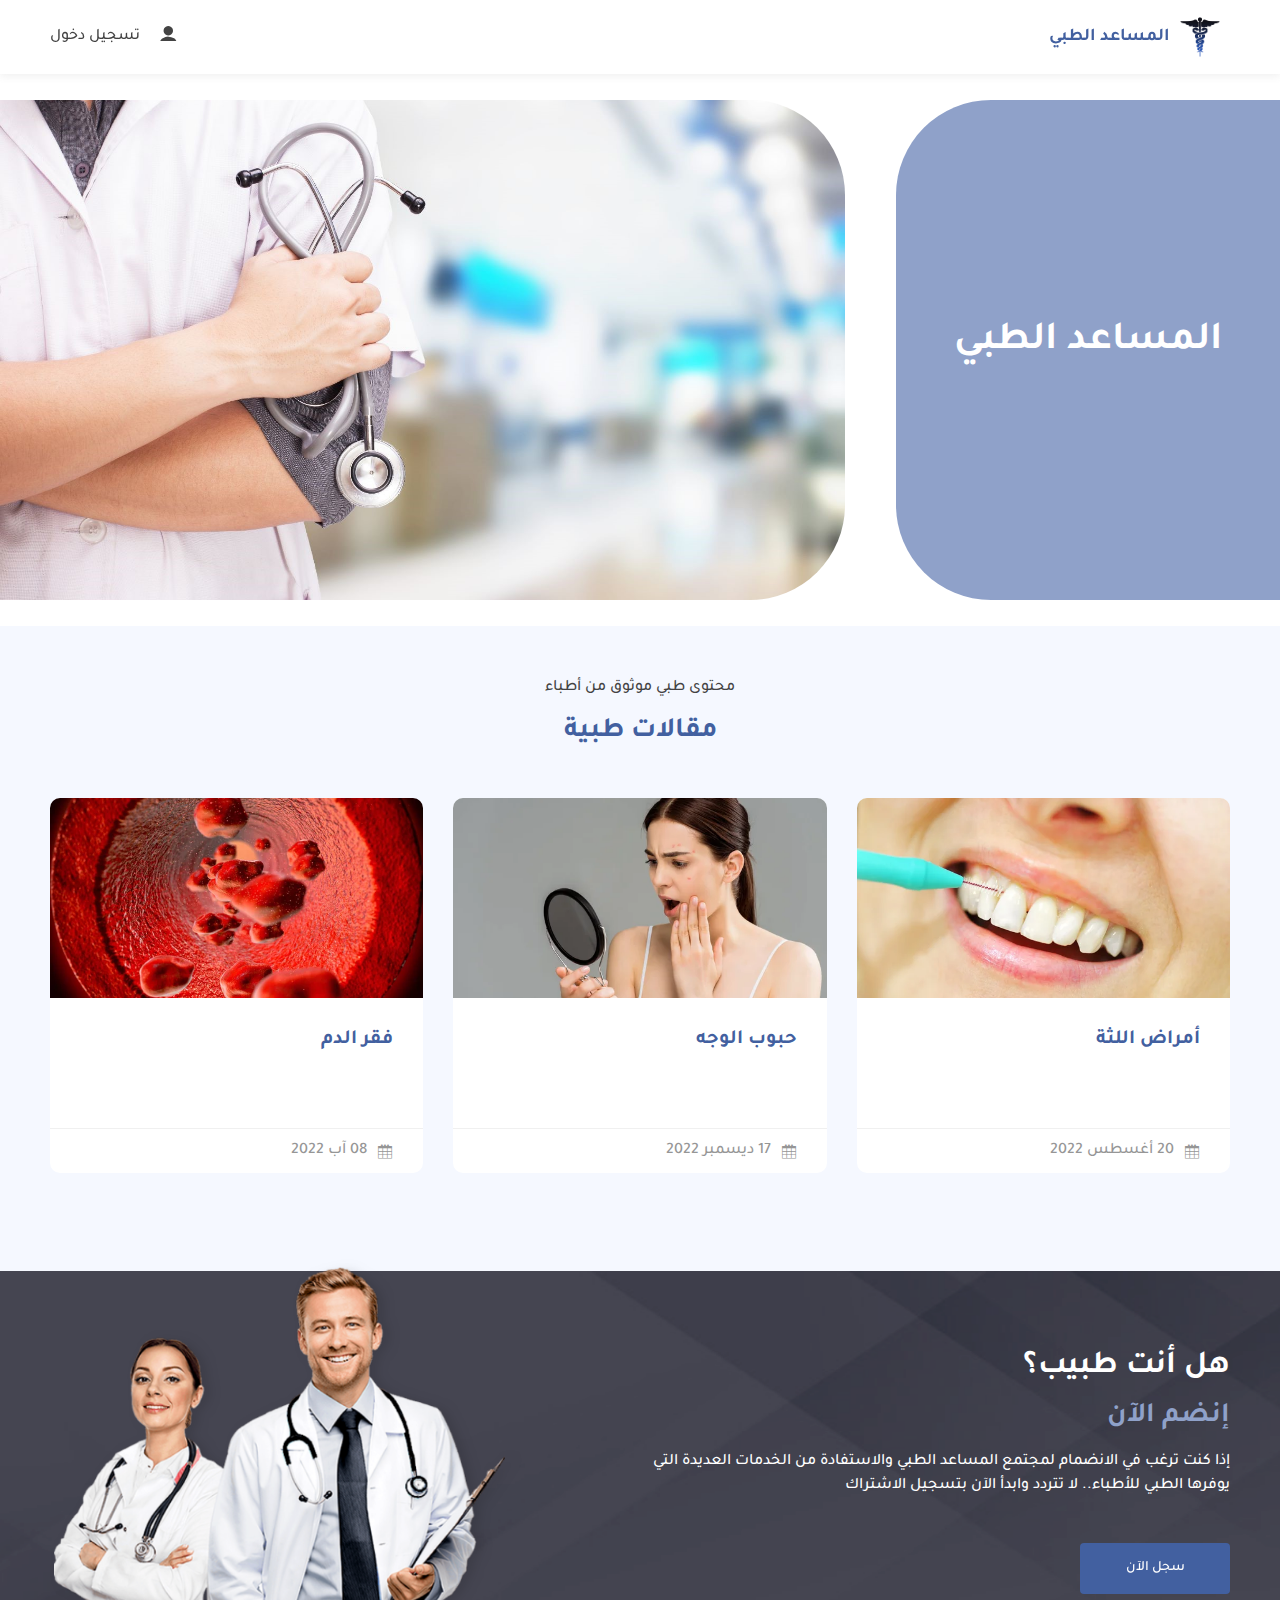
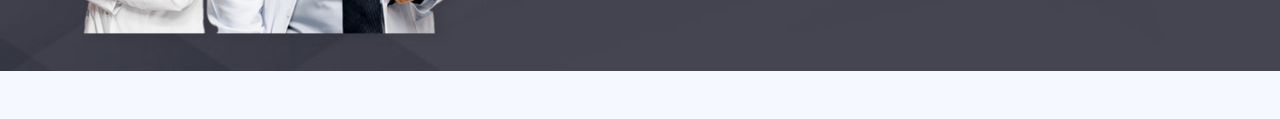
<file: index.html>
<!doctype html>
<html lang="ar">

<head>
	<!-- Meta Tags -->
	<meta charset="utf-8">
	<meta http-equiv="X-UA-Compatible" content="IE=edge">
	<meta name="keywords" content="Site keywords here">
	<meta name="description" content="">
	<meta name='copyright' content=''>
	<meta name="viewport" content="width=device-width, initial-scale=1, shrink-to-fit=no">
	<!-- Title -->
	<title>المساعد الطبي</title>
	<!-- Favicon -->
	<link rel="icon" href="./img/logo.png">
	<!-- Google Fonts -->
	<link rel="preconnect" href="https://fonts.googleapis.com">
	<link rel="preconnect" href="https://fonts.gstatic.com" crossorigin>
	<link href="https://fonts.googleapis.com/css2?family=Tajawal:wght@400;500;700&display=swap" rel="stylesheet">
	<!-- Bootstrap CSS -->
	<link rel="stylesheet" href="./css/bootstrap.min.css">
	<link rel="stylesheet" href="./css/icofont.css">
	<link rel="stylesheet" href="./css/font-awesome.min.css">
	<!-- Medipro CSS -->
	<link rel="stylesheet" href="./css/style.css">
</head>

<body>
	<!-- Preloader -->
	<div class="preloader">
		<div class="loader">
			<div class="loader-outter"></div>
			<div class="loader-inner"></div>
			<div class="indicator">
				<svg width="16px" height="12px">
					<polyline id="back" points="1 6 4 6 6 11 10 1 12 6 15 6"></polyline>
					<polyline id="front" points="1 6 4 6 6 11 10 1 12 6 15 6"></polyline>
				</svg>
			</div>
		</div>
	</div>
	<!-- End Preloader -->
	<!-- Header Area -->
	<header class="header">
		<!-- Header Inner -->
		<div class="header-inner">
			<div class="logo d-flex align-items-center justify-content-start">
				<div class="logo-img">
					<img src="./img/logo.png" alt="">
				</div>
				<p class="mb-0">
					المساعد الطبي
				</p>
			</div>
			<div class="main-menu">
				<ul class="nav menu">
					<li><a href="./html/login/login.html"><i class="icofont-ui-user ml-3"></i> تسجيل دخول</a>
					</li>
				</ul>
			</div>
		</div>
		<!--/ End Header Inner -->
	</header>
	<!-- End Header Area -->
	<!-- page content -->
	<div class="main-page">
		<div class="header-page">
			<div class="title">
				<p>المساعد الطبي</p>
			</div>
			<div class="img">
			</div>
		</div>
		<div class="articels section">
			<div class="section-header">
				<p>محتوى طبي موثوق من أطباء </p>
				<h3>مقالات طبية</h3>
			</div>
			<div class="articals-cards mt-5">
				<div class="row">
					<div class="col-lg-4">
						<div class="artical-card">
							<div class="img">
								<img src="./img/img1.jpg" alt="">
							</div>
							<div class="artical-body">
								<a href="#">
									<h5>
										أمراض اللثة
									</h5>
								</a>
							</div>
							<div class="artical-footer">
								<div class="time d-flex align-items-center justify-content-start">
									<i class="icofont-calendar"></i>
									<span>
										20 أغسطس 2022
									</span>
								</div>
							</div>
						</div>
					</div>
					<div class="col-lg-4">
						<div class="artical-card">
							<div class="img">
								<img src="./img/img2.jpg" alt="">
							</div>
							<div class="artical-body">
								<a href="#">
									<h5>
										حبوب الوجه </h5>
								</a>
							</div>
							<div class="artical-footer">
								<div class="time d-flex align-items-center justify-content-start">
									<i class="icofont-calendar"></i>
									<span>
										17 ديسمبر 2022
									</span>
								</div>
							</div>
						</div>
					</div>
					<div class="col-lg-4">
						<div class="artical-card">
							<div class="img">
								<img src="./img/img3.jpg" alt="">
							</div>
							<div class="artical-body">
								<a href="#">
									<h5>
										فقر الدم
									</h5>
								</a>
							</div>
							<div class="artical-footer">
								<div class="time d-flex align-items-center justify-content-start">
									<i class="icofont-calendar"></i>
									<span>
										08 آب 2022
									</span>
								</div>
							</div>
						</div>
					</div>
				</div>
			</div>
		</div>
		<div class="join d-flex align-items-center justify-content-space-between my-5">
			<div class="join-content">
				<h2>هل أنت طبيب؟</h2>
				<h3>إنضم الآن </h3>
				<p>إذا كنت ترغب في الانضمام لمجتمع المساعد الطبي والاستفادة من الخدمات العديدة التي يوفرها الطبي
					للأطباء..
					لا تتردد وابدأ الآن بتسجيل الاشتراك</p>
				<a href="./html/login/register.html"><button class="btn">سجل الآن</button></a>
			</div>
			<div class="img">
				<img src="./img/doctor.webp" alt="">
			</div>
		</div>
	</div>
	<!-- End page content -->
	<!-- jquery Min JS -->
	<script src="./js/jquery.min.js"></script>
	<script src="./js/popper.min.js"></script>
	<script src="./js/bootstrap.min.js"></script>
	<!-- Main JS -->
	<script src="./js/main.js"></script>
</body>

</html>
</file>
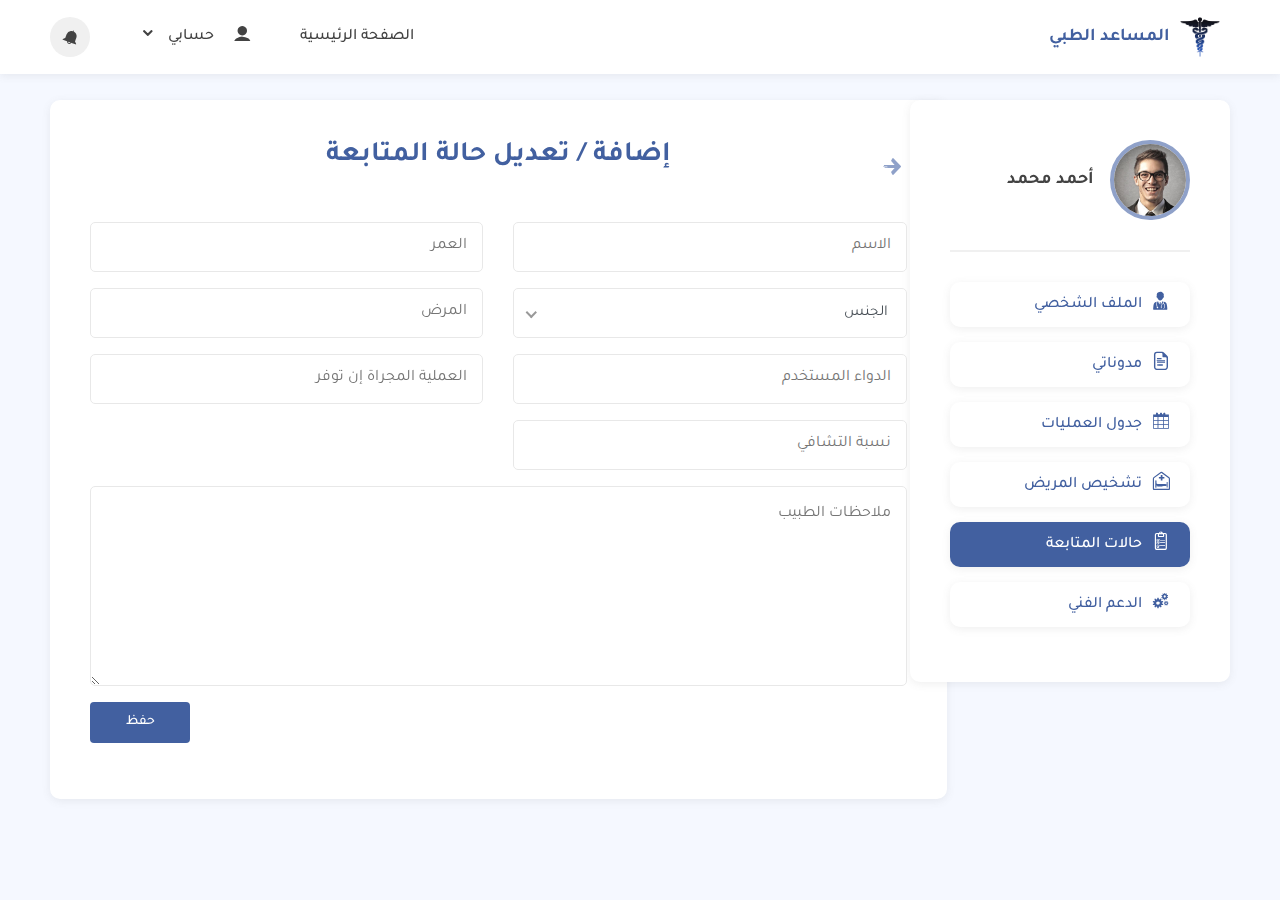
<file: html/add-case.html>
<!doctype html>
<html lang="ar">

<head>
    <!-- Meta Tags -->
    <meta charset="utf-8">
    <meta http-equiv="X-UA-Compatible" content="IE=edge">
    <meta name="keywords" content="Site keywords here">
    <meta name="description" content="">
    <meta name='copyright' content=''>
    <meta name="viewport" content="width=device-width, initial-scale=1, shrink-to-fit=no">
    <!-- Title -->
    <title>المساعد الطبي</title>
    <!-- Favicon -->
    <link rel="icon" href="../img/logo.png">
    <!-- Google Fonts -->
    <link rel="preconnect" href="https://fonts.googleapis.com">
    <link rel="preconnect" href="https://fonts.gstatic.com" crossorigin>
    <link href="https://fonts.googleapis.com/css2?family=Tajawal:wght@400;500;700&display=swap" rel="stylesheet">
    <!-- Bootstrap CSS -->
    <link rel="stylesheet" href="../css/bootstrap.min.css">
    <link rel="stylesheet" href="../css/datepicker.css">
    <link rel="stylesheet" href="../css/nice-select.css">
    <link rel="stylesheet" href="../css/icofont.css">
    <link rel="stylesheet" href="../css/font-awesome.min.css">
    <!-- Medipro CSS -->
    <link rel="stylesheet" href="../css/style.css">
</head>

<body>
    <!-- Preloader -->
    <div class="preloader">
        <div class="loader">
            <div class="loader-outter"></div>
            <div class="loader-inner"></div>
            <div class="indicator">
                <svg width="16px" height="12px">
                    <polyline id="back" points="1 6 4 6 6 11 10 1 12 6 15 6"></polyline>
                    <polyline id="front" points="1 6 4 6 6 11 10 1 12 6 15 6"></polyline>
                </svg>
            </div>
        </div>
    </div>
    <!-- End Preloader -->
    <!-- Header Area -->
    <header class="header">
        <!-- Header Inner -->
        <div class="header-inner">
            <div class="logo d-flex align-items-center justify-content-start">
                <div class="logo-img">
                    <img src="../img/logo.png" alt="">
                </div>
                <p class="mb-0">
                    المساعد الطبي
                </p>
            </div>
            <div class="main-menu">
                <ul class="nav menu">
                    <li><a href="../index.html">الصفحة الرئيسية</a></li>
                    <li><a href="#"><i class="icofont-ui-user ml-3"></i> حسابي <i
                                class="icofont-rounded-down mr-2"></i></a>
                        <ul class="dropdown">
                            <li><a href="./home.html">الملف الشخصي</a></li>
                            <li><a href="./login/login.html">تسجيل الخروج</a></li>
                        </ul>
                    </li>

                    <li class="notification-list">
                        <a href="#"><i class="icofont-notification"></i></a>
                        <ul class="dropdown">
                            <p>لا توجد اشعارات</p>
                        </ul>
                    </li>
                </ul>
            </div>
        </div>
        <!--/ End Header Inner -->
    </header>
    <!-- End Header Area -->
    <!-- page content -->
    <div class="page-content">
        <!-- right side include menu for move between website pages -->
        <div class="right-side">
            <div class="avatar d-flex justify-content-start align-items-center">
                <div class="img ml-3">
                    <img src="../img/author2.jpg" alt="">
                </div>
                <div class="name">
                    <span>أحمد محمد</span>
                </div>
            </div>
            <div class="list">
                <ul>
                    <li><a href="./home.html"> <i class="icofont-doctor"></i>الملف الشخصي</a></li>
                    <li><a href="./blogs.html"><i class="icofont-file-alt"></i>مدوناتي</a></li>
                    <li><a href="./operations.html"><i class="icofont-calendar"></i>جدول العمليات</a></li>
                    <li><a href="./patient.html"><i class="icofont-patient-bed"></i>تشخيص المريض</a></li>
                    <li><a href="./follow-up.html" class="active"><i class="icofont-prescription"></i>حالات المتابعة</a>
                    </li>
                    <li><a href="./contact.html"><i class="icofont-gears"></i>الدعم الفني</a></li>
                </ul>
            </div>
        </div>
        <!-- left side include page content -->
        <div class="left-side" id="my-div">
            <!-- page header -->
            <div class="header-page mb-5">
                <h3 class="title">إضافة / تعديل حالة المتابعة</h3>
                <a href="./follow-up.html"><i class="icofont-swoosh-right"></i></a>
            </div>
            <!-- case form -->
            <form class="form" method="" action="">
                <div class="row">
                    <div class="col-lg-6">
                        <div class="form-group">
                            <input type="text" name="name" placeholder="الاسم " required="required">
                        </div>
                    </div>
                    <div class="col-lg-6">
                        <div class="form-group">
                            <input type="text" name="age" placeholder="العمر" required="required">
                        </div>
                    </div>
                    <div class="col-lg-6">
                        <div class="form-group">
                            <div class="nice-select form-control wide" tabindex="0"><span class="current">الجنس</span>
                                <ul class="list">
                                    <li data-value="1" class="option selected ">الجنس</li>
                                    <li data-value="2" class="option">ذكر</li>
                                    <li data-value="2" class="option">أنثى</li>
                                </ul>
                            </div>
                        </div>
                    </div>
                    <div class="col-lg-6">
                        <div class="form-group">
                            <input type="text" name="sick" placeholder="المرض" required="required">
                        </div>
                    </div>
                    <div class="col-lg-6">
                        <div class="form-group">
                            <input type="text" name="medicine" placeholder="الدواء المستخدم" required="required">
                        </div>
                    </div>
                    <div class="col-lg-6">
                        <div class="form-group">
                            <input type="text" name="surgery" placeholder="العملية المجراة إن توفر">
                        </div>
                    </div>
                    <div class="col-lg-6">
                        <div class="form-group">
                            <input type="text" name="healing" placeholder="نسبة التشافي" required="required">
                        </div>
                    </div>
                    <div class="col-12">
                        <div class="form-group">
                            <textarea name="notes" placeholder="ملاحظات الطبيب"></textarea>
                        </div>
                    </div>
                </div>
                <div class="form-group d-flex justify-content-end">
                    <a href="./follow-up.html"><button class="btn" type="submit">حفظ</button></a>
                </div>
            </form>
        </div>
    </div>
    <!-- End page content  -->
    <!-- jquery Min JS -->
    <script src="../js/jquery.min.js"></script>
    <script src="../js/bootstrap.min.js"></script>
    <script src="../js/bootstrap-datepicker.js"></script>
    <script src="../js/niceselect.js"></script>
    <!-- Main JS -->
    <script src="../js/main.js"></script>
</body>

</html>
</file>
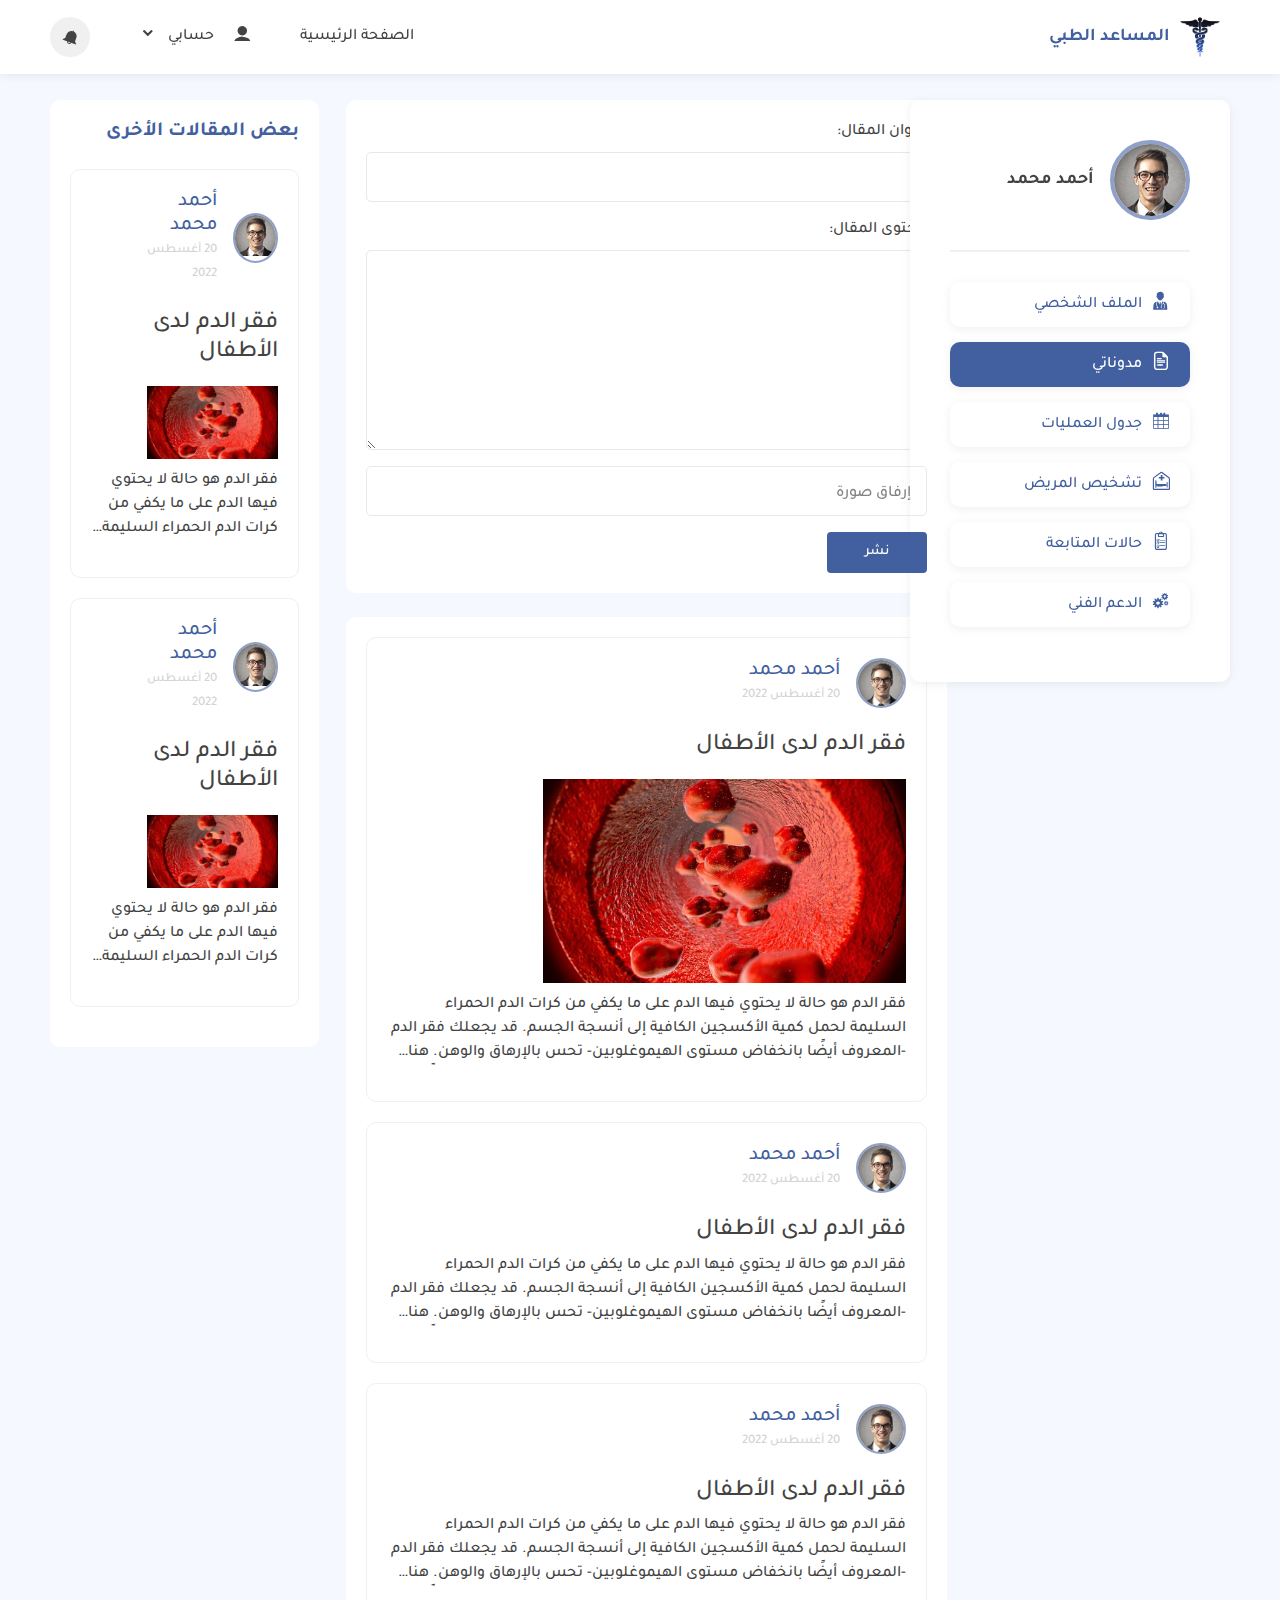
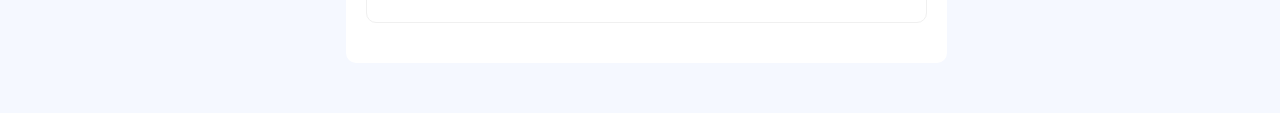
<file: html/blogs.html>
<!doctype html>
<html lang="ar">

<head>
    <!-- Meta Tags -->
    <meta charset="utf-8">
    <meta http-equiv="X-UA-Compatible" content="IE=edge">
    <meta name="keywords" content="Site keywords here">
    <meta name="description" content="">
    <meta name='copyright' content=''>
    <meta name="viewport" content="width=device-width, initial-scale=1, shrink-to-fit=no">
    <!-- Title -->
    <title>المساعد الطبي</title>
    <!-- Favicon -->
    <link rel="icon" href="../img/logo.png">
    <!-- Google Fonts -->
    <link rel="preconnect" href="https://fonts.googleapis.com">
    <link rel="preconnect" href="https://fonts.gstatic.com" crossorigin>
    <link href="https://fonts.googleapis.com/css2?family=Tajawal:wght@400;500;700&display=swap" rel="stylesheet">
    <!-- Bootstrap CSS -->
    <link rel="stylesheet" href="../css/bootstrap.min.css">
    <link rel="stylesheet" href="../css/datepicker.css">
    <link rel="stylesheet" href="../css/nice-select.css">
    <link rel="stylesheet" href="../css/icofont.css">
    <link rel="stylesheet" href="../css/font-awesome.min.css">
    <!-- Medipro CSS -->
    <link rel="stylesheet" href="../css/style.css">
</head>

<body>
    <!-- Preloader -->
    <div class="preloader">
        <div class="loader">
            <div class="loader-outter"></div>
            <div class="loader-inner"></div>
            <div class="indicator">
                <svg width="16px" height="12px">
                    <polyline id="back" points="1 6 4 6 6 11 10 1 12 6 15 6"></polyline>
                    <polyline id="front" points="1 6 4 6 6 11 10 1 12 6 15 6"></polyline>
                </svg>
            </div>
        </div>
    </div>
    <!-- End Preloader -->
    <!-- Header Area -->
    <header class="header">
        <!-- Header Inner -->
        <div class="header-inner">
            <div class="logo d-flex align-items-center justify-content-start">
                <div class="logo-img">
                    <img src="../img/logo.png" alt="">
                </div>
                <p class="mb-0">
                    المساعد الطبي
                </p>
            </div>
            <div class="main-menu">
                <ul class="nav menu">
                    <li><a href="../index.html">الصفحة الرئيسية</a></li>
                    <li><a href="#"><i class="icofont-ui-user ml-3"></i> حسابي <i
                                class="icofont-rounded-down mr-2"></i></a>
                        <ul class="dropdown">
                            <li><a href="./home.html">الملف الشخصي</a></li>
                            <li><a href="./login/login.html">تسجيل الخروج</a></li>
                        </ul>
                    </li>

                    <li class="notification-list">
                        <a href="#"><i class="icofont-notification"></i></a>
                        <ul class="dropdown">
                            <p>لا توجد اشعارات</p>
                        </ul>
                    </li>
                </ul>
            </div>
        </div>
        <!--/ End Header Inner -->
    </header>
    <!-- End Header Area -->
    <!-- page content -->
    <div class="page-content">
        <!-- right side include menu for move between website pages -->
        <div class="right-side">
            <div class="avatar d-flex justify-content-start align-items-center">
                <div class="img ml-3">
                    <img src="../img/author2.jpg" alt="">
                </div>
                <div class="name">
                    <span>أحمد محمد</span>
                </div>
            </div>
            <div class="list">
                <ul>
                    <li><a href="./home.html"> <i class="icofont-doctor"></i>الملف الشخصي</a></li>
                    <li><a href="./blogs.html" class="active"><i class="icofont-file-alt"></i>مدوناتي</a></li>
                    <li><a href="./operations.html"><i class="icofont-calendar"></i>جدول العمليات</a></li>
                    <li><a href="./patient.html"><i class="icofont-patient-bed"></i>تشخيص المريض</a></li>
                    <li><a href="./follow-up.html"><i class="icofont-prescription"></i>حالات المتابعة</a></li>
                    <li><a href="./contact.html"><i class="icofont-gears"></i>الدعم الفني</a></li>
                </ul>
            </div>
        </div>
        <!-- left side include page content -->
        <div class="left-side-blogs">
            <div class="blogs">
                <!-- add new blog -->
                <div class="add-blog mb-4">
                    <form id="post-form">
                        <div class="mb-3">
                            <label for="post-image">عنوان المقال:</label>
                            <input type="text" name="post-header">
                        </div>
                        <div class="mb-3">
                            <label for="post-text">محتوى المقال:</label>
                            <textarea id="post-text" name="post-text"></textarea>
                        </div>
                        <div class="file-upload mb-3">
                            <input type="file" id="photo-upload" name="photo-upload" accept="image/*">
                            <label for="photo-upload">إرفاق صورة</label>
                        </div>
                        <div>
                            <button type="submit" class="btn">نشر</button>
                        </div>
                    </form>
                </div>
                <!-- show my blogs -->
                <div class="my-blogs">
                    <a href="#">
                        <div class="blog">
                            <div class="blog-header d-flex align-items-center justify-content-space-between mb-4">
                                <div class="d-flex align-items-center justify-content-start">
                                    <div class="img ml-3">
                                        <img src="../img/author2.jpg" alt="">
                                    </div>
                                    <div>
                                        <h5>أحمد محمد</h5>
                                        <span>
                                            20 أغسطس 2022
                                        </span>
                                    </div>
                                </div>
                            </div>
                            <div class="blog-body">
                                <h4>فقر الدم لدى الأطفال</h4>
                                <img src="../img/img3.jpg" alt="">
                                <p>فقر الدم هو حالة لا يحتوي فيها الدم على ما يكفي من كرات الدم الحمراء السليمة لحمل
                                    كمية الأكسجين الكافية إلى أنسجة الجسم. قد يجعلك فقر الدم -المعروف أيضًا بانخفاض
                                    مستوى الهيموغلوبين- تحس بالإرهاق والوهن.

                                    هناك عدة أنواع من فقر الدم، ولكل منها سببه الخاص. فقد يكون فقر الدم مؤقتًا أو طويل
                                    الأجل، وقد يتدرّج من البسيط إلى الحاد. غالبًا ما يحدث فقر الدم لأكثر من سبب واحد.
                                    راجع طبيبك إذا شككت في إصابتك بفقر الدم. فربما يكون علامة على وجود مرض خطير.

                                    تتنوع علاجات فقر الدم -التي تعتمد على سبب الإصابة به- بين تناول المكملات الغذائية
                                    والخضوع لإجراءات طبية. ويمكنك الوقاية من بعض أنواع فقر الدم عن طريق اتباع نظام غذائي
                                    صحي ومتنوع.</p>
                            </div>
                        </div>
                    </a>
                    <a href="#">
                        <div class="blog">
                            <div class="blog-header d-flex align-items-center justify-content-space-between mb-4">
                                <div class="d-flex align-items-center justify-content-start">
                                    <div class="img ml-3">
                                        <img src="../img/author2.jpg" alt="">
                                    </div>
                                    <div>
                                        <h5>أحمد محمد</h5>
                                        <span>
                                            20 أغسطس 2022
                                        </span>
                                    </div>
                                </div>
                            </div>
                            <div class="blog-body">
                                <h4>فقر الدم لدى الأطفال</h4>
                                <p>فقر الدم هو حالة لا يحتوي فيها الدم على ما يكفي من كرات الدم الحمراء السليمة لحمل
                                    كمية الأكسجين الكافية إلى أنسجة الجسم. قد يجعلك فقر الدم -المعروف أيضًا بانخفاض
                                    مستوى الهيموغلوبين- تحس بالإرهاق والوهن.

                                    هناك عدة أنواع من فقر الدم، ولكل منها سببه الخاص. فقد يكون فقر الدم مؤقتًا أو طويل
                                    الأجل، وقد يتدرّج من البسيط إلى الحاد. غالبًا ما يحدث فقر الدم لأكثر من سبب واحد.
                                    راجع طبيبك إذا شككت في إصابتك بفقر الدم. فربما يكون علامة على وجود مرض خطير.

                                    تتنوع علاجات فقر الدم -التي تعتمد على سبب الإصابة به- بين تناول المكملات الغذائية
                                    والخضوع لإجراءات طبية. ويمكنك الوقاية من بعض أنواع فقر الدم عن طريق اتباع نظام غذائي
                                    صحي ومتنوع.</p>
                            </div>
                        </div>
                    </a>
                    <a href="#">
                        <div class="blog">
                            <div class="blog-header d-flex align-items-center justify-content-space-between mb-4">
                                <div class="d-flex align-items-center justify-content-start">
                                    <div class="img ml-3">
                                        <img src="../img/author2.jpg" alt="">
                                    </div>
                                    <div>
                                        <h5>أحمد محمد</h5>
                                        <span>
                                            20 أغسطس 2022
                                        </span>
                                    </div>
                                </div>
                            </div>
                            <div class="blog-body">
                                <h4>فقر الدم لدى الأطفال</h4>
                                <p>فقر الدم هو حالة لا يحتوي فيها الدم على ما يكفي من كرات الدم الحمراء السليمة لحمل
                                    كمية الأكسجين الكافية إلى أنسجة الجسم. قد يجعلك فقر الدم -المعروف أيضًا بانخفاض
                                    مستوى الهيموغلوبين- تحس بالإرهاق والوهن.

                                    هناك عدة أنواع من فقر الدم، ولكل منها سببه الخاص. فقد يكون فقر الدم مؤقتًا أو طويل
                                    الأجل، وقد يتدرّج من البسيط إلى الحاد. غالبًا ما يحدث فقر الدم لأكثر من سبب واحد.
                                    راجع طبيبك إذا شككت في إصابتك بفقر الدم. فربما يكون علامة على وجود مرض خطير.

                                    تتنوع علاجات فقر الدم -التي تعتمد على سبب الإصابة به- بين تناول المكملات الغذائية
                                    والخضوع لإجراءات طبية. ويمكنك الوقاية من بعض أنواع فقر الدم عن طريق اتباع نظام غذائي
                                    صحي ومتنوع.</p>
                            </div>
                        </div>
                    </a>

                </div>
            </div>
            <!-- show other blogs -->
            <div class="other-blogs">
                <h5>بعض المقالات الأخرى</h5>
                <a href="#">
                    <div class="blog">
                        <div class="blog-header d-flex align-items-center justify-content-space-between mb-4">
                            <div class="d-flex align-items-center justify-content-start">
                                <div class="img ml-3">
                                    <img src="../img/author2.jpg" alt="">
                                </div>
                                <div>
                                    <h5>أحمد محمد</h5>
                                    <span>
                                        20 أغسطس 2022
                                    </span>
                                </div>
                            </div>
                        </div>
                        <div class="blog-body">
                            <h4>فقر الدم لدى الأطفال</h4>
                            <img src="../img/img3.jpg" alt="">
                            <p>فقر الدم هو حالة لا يحتوي فيها الدم على ما يكفي من كرات الدم الحمراء السليمة لحمل
                                كمية الأكسجين الكافية إلى أنسجة الجسم. قد يجعلك فقر الدم -المعروف أيضًا بانخفاض
                                مستوى الهيموغلوبين- تحس بالإرهاق والوهن.

                                هناك عدة أنواع من فقر الدم، ولكل منها سببه الخاص. فقد يكون فقر الدم مؤقتًا أو طويل
                                الأجل، وقد يتدرّج من البسيط إلى الحاد. غالبًا ما يحدث فقر الدم لأكثر من سبب واحد.
                                راجع طبيبك إذا شككت في إصابتك بفقر الدم. فربما يكون علامة على وجود مرض خطير.

                                تتنوع علاجات فقر الدم -التي تعتمد على سبب الإصابة به- بين تناول المكملات الغذائية
                                والخضوع لإجراءات طبية. ويمكنك الوقاية من بعض أنواع فقر الدم عن طريق اتباع نظام غذائي
                                صحي ومتنوع.</p>
                        </div>
                    </div>
                </a>
                <a href="#">
                    <div class="blog">
                        <div class="blog-header d-flex align-items-center justify-content-space-between mb-4">
                            <div class="d-flex align-items-center justify-content-start">
                                <div class="img ml-3">
                                    <img src="../img/author2.jpg" alt="">
                                </div>
                                <div>
                                    <h5>أحمد محمد</h5>
                                    <span>
                                        20 أغسطس 2022
                                    </span>
                                </div>
                            </div>
                        </div>
                        <div class="blog-body">
                            <h4>فقر الدم لدى الأطفال</h4>
                            <img src="../img/img3.jpg" alt="">
                            <p>فقر الدم هو حالة لا يحتوي فيها الدم على ما يكفي من كرات الدم الحمراء السليمة لحمل
                                كمية الأكسجين الكافية إلى أنسجة الجسم. قد يجعلك فقر الدم -المعروف أيضًا بانخفاض
                                مستوى الهيموغلوبين- تحس بالإرهاق والوهن.

                                هناك عدة أنواع من فقر الدم، ولكل منها سببه الخاص. فقد يكون فقر الدم مؤقتًا أو طويل
                                الأجل، وقد يتدرّج من البسيط إلى الحاد. غالبًا ما يحدث فقر الدم لأكثر من سبب واحد.
                                راجع طبيبك إذا شككت في إصابتك بفقر الدم. فربما يكون علامة على وجود مرض خطير.

                                تتنوع علاجات فقر الدم -التي تعتمد على سبب الإصابة به- بين تناول المكملات الغذائية
                                والخضوع لإجراءات طبية. ويمكنك الوقاية من بعض أنواع فقر الدم عن طريق اتباع نظام غذائي
                                صحي ومتنوع.</p>
                        </div>
                    </div>
                </a>
            </div>
        </div>
    </div>
    <!-- End page content  -->
    <!-- jquery Min JS -->
    <script src="../js/jquery.min.js"></script>
    <script src="../js/bootstrap.min.js"></script>
    <script src="../js/bootstrap-datepicker.js"></script>
    <script src="../js/niceselect.js"></script>
    <!-- Main JS -->
    <script src="../js/main.js"></script>
</body>

</html>
</file>
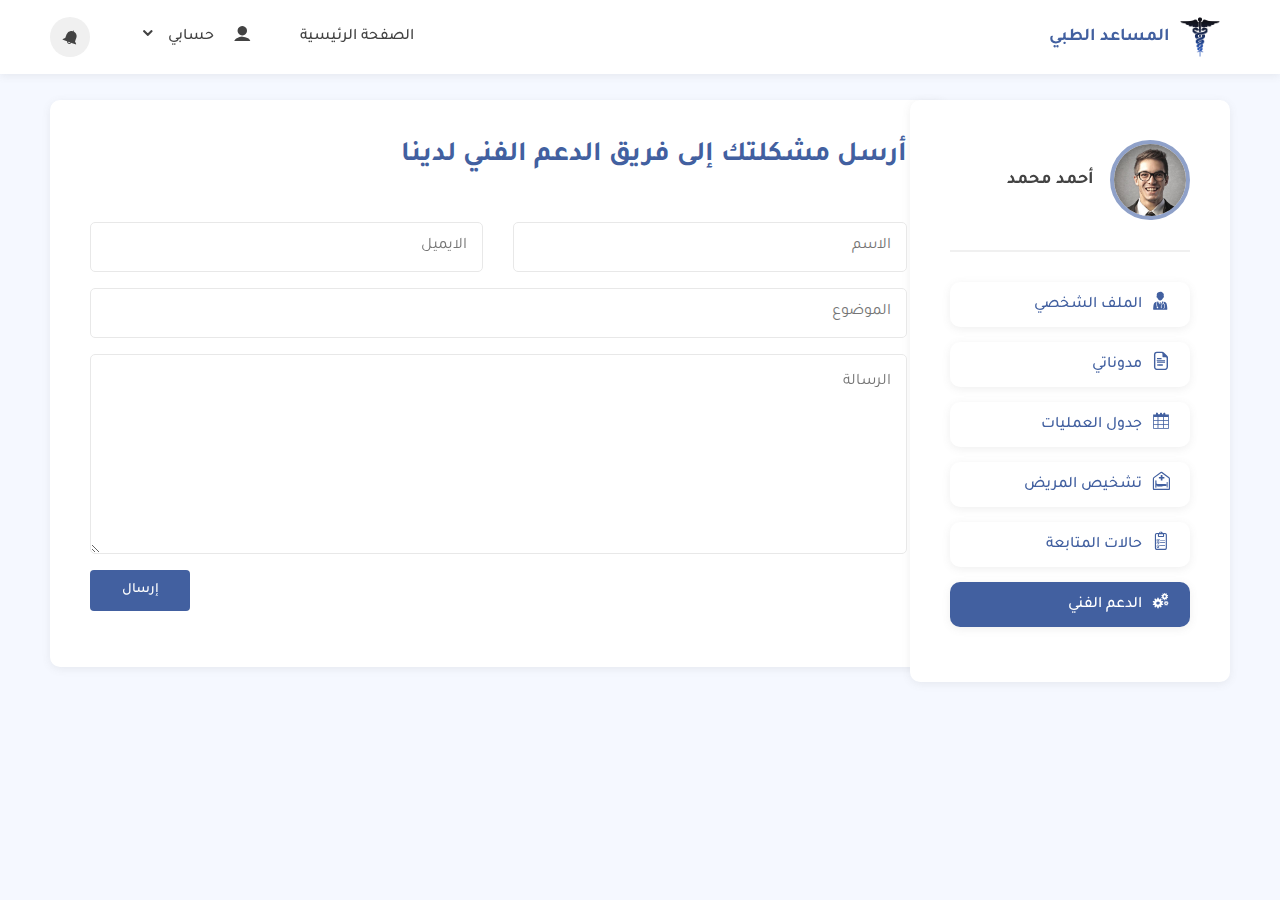
<file: html/contact.html>
<!doctype html>
<html lang="ar">

<head>
    <!-- Meta Tags -->
    <meta charset="utf-8">
    <meta http-equiv="X-UA-Compatible" content="IE=edge">
    <meta name="keywords" content="Site keywords here">
    <meta name="description" content="">
    <meta name='copyright' content=''>
    <meta name="viewport" content="width=device-width, initial-scale=1, shrink-to-fit=no">
    <!-- Title -->
    <title>المساعد الطبي</title>
    <!-- Favicon -->
    <link rel="icon" href="../img/logo.png">
    <!-- Google Fonts -->
    <link rel="preconnect" href="https://fonts.googleapis.com">
    <link rel="preconnect" href="https://fonts.gstatic.com" crossorigin>
    <link href="https://fonts.googleapis.com/css2?family=Tajawal:wght@400;500;700&display=swap" rel="stylesheet">
    <!-- Bootstrap CSS -->
    <link rel="stylesheet" href="../css/bootstrap.min.css">
    <link rel="stylesheet" href="../css/datepicker.css">
    <link rel="stylesheet" href="../css/nice-select.css">
    <link rel="stylesheet" href="../css/icofont.css">
    <link rel="stylesheet" href="../css/font-awesome.min.css">
    <!-- Medipro CSS -->
    <link rel="stylesheet" href="../css/style.css">
</head>

<body>
    <!-- Preloader -->
    <div class="preloader">
        <div class="loader">
            <div class="loader-outter"></div>
            <div class="loader-inner"></div>
            <div class="indicator">
                <svg width="16px" height="12px">
                    <polyline id="back" points="1 6 4 6 6 11 10 1 12 6 15 6"></polyline>
                    <polyline id="front" points="1 6 4 6 6 11 10 1 12 6 15 6"></polyline>
                </svg>
            </div>
        </div>
    </div>
    <!-- End Preloader -->
    <!-- Header Area -->
    <header class="header">
        <!-- Header Inner -->
        <div class="header-inner">
            <div class="logo d-flex align-items-center justify-content-start">
                <div class="logo-img">
                    <img src="../img/logo.png" alt="">
                </div>
                <p class="mb-0">
                    المساعد الطبي
                </p>
            </div>
            <div class="main-menu">
                <ul class="nav menu">
                    <li><a href="../index.html">الصفحة الرئيسية</a></li>
                    <li><a href="#"><i class="icofont-ui-user ml-3"></i> حسابي <i
                                class="icofont-rounded-down mr-2"></i></a>
                        <ul class="dropdown">
                            <li><a href="./home.html">الملف الشخصي</a></li>
                            <li><a href="./login/login.html">تسجيل الخروج</a></li>
                        </ul>
                    </li>

                    <li class="notification-list">
                        <a href="#"><i class="icofont-notification"></i></a>
                        <ul class="dropdown">
                            <p>لا توجد اشعارات</p>
                        </ul>
                    </li>
                </ul>
            </div>
        </div>
        <!--/ End Header Inner -->
    </header>
    <!-- End Header Area -->
    <!-- page content -->
    <div class="page-content">
        <!-- right side include menu for move between website pages -->
        <div class="right-side">
            <div class="avatar d-flex justify-content-start align-items-center">
                <div class="img ml-3">
                    <img src="../img/author2.jpg" alt="">
                </div>
                <div class="name">
                    <span>أحمد محمد</span>
                </div>
            </div>
            <div class="list">
                <ul>
                    <li><a href="./home.html"> <i class="icofont-doctor"></i>الملف الشخصي</a></li>
                    <li><a href="./blogs.html"><i class="icofont-file-alt"></i>مدوناتي</a></li>
                    <li><a href="./operations.html"><i class="icofont-calendar"></i>جدول العمليات</a></li>
                    <li><a href="./patient.html"><i class="icofont-patient-bed"></i>تشخيص المريض</a></li>
                    <li><a href="./follow-up.html"><i class="icofont-prescription"></i>حالات المتابعة</a></li>
                    <li><a href="./contact.html" class="active"><i class="icofont-gears"></i>الدعم الفني</a></li>
                </ul>
            </div>
        </div>
        <!-- left side include page content -->
        <div class="left-side" id="my-div">
            <!-- page header -->
            <h3 class="title mb-5">أرسل مشكلتك إلى فريق الدعم الفني لدينا</h3>
            <!-- contact form -->
            <form class="form" method="" action="">
                <div class="row">
                    <div class="col-lg-6">
                        <div class="form-group">
                            <input type="text" name="name" placeholder="الاسم " required="required">
                        </div>
                    </div>
                    <div class="col-lg-6">
                        <div class="form-group">
                            <input type="email" name="email" placeholder="الايميل" required="required">
                        </div>
                    </div>
                    <div class="col-12">
                        <div class="form-group">
                            <input type="text" name="subject" placeholder="الموضوع" required="required"></textarea>
                        </div>
                    </div>
                    <div class="col-12">
                        <div class="form-group">
                            <textarea name="message" placeholder="الرسالة" required="required"></textarea>
                        </div>
                    </div>
                </div>
                <div class="form-group d-flex justify-content-end">
                    <button class="btn" type="submit">إرسال</button>
                </div>
            </form>
        </div>
    </div>
    <!-- End page content  -->
    <!-- jquery Min JS -->
    <script src="../js/jquery.min.js"></script>
    <script src="../js/bootstrap.min.js"></script>
    <script src="../js/bootstrap-datepicker.js"></script>
    <script src="../js/niceselect.js"></script>
    <!-- Main JS -->
    <script src="../js/main.js"></script>
</body>

</html>
</file>
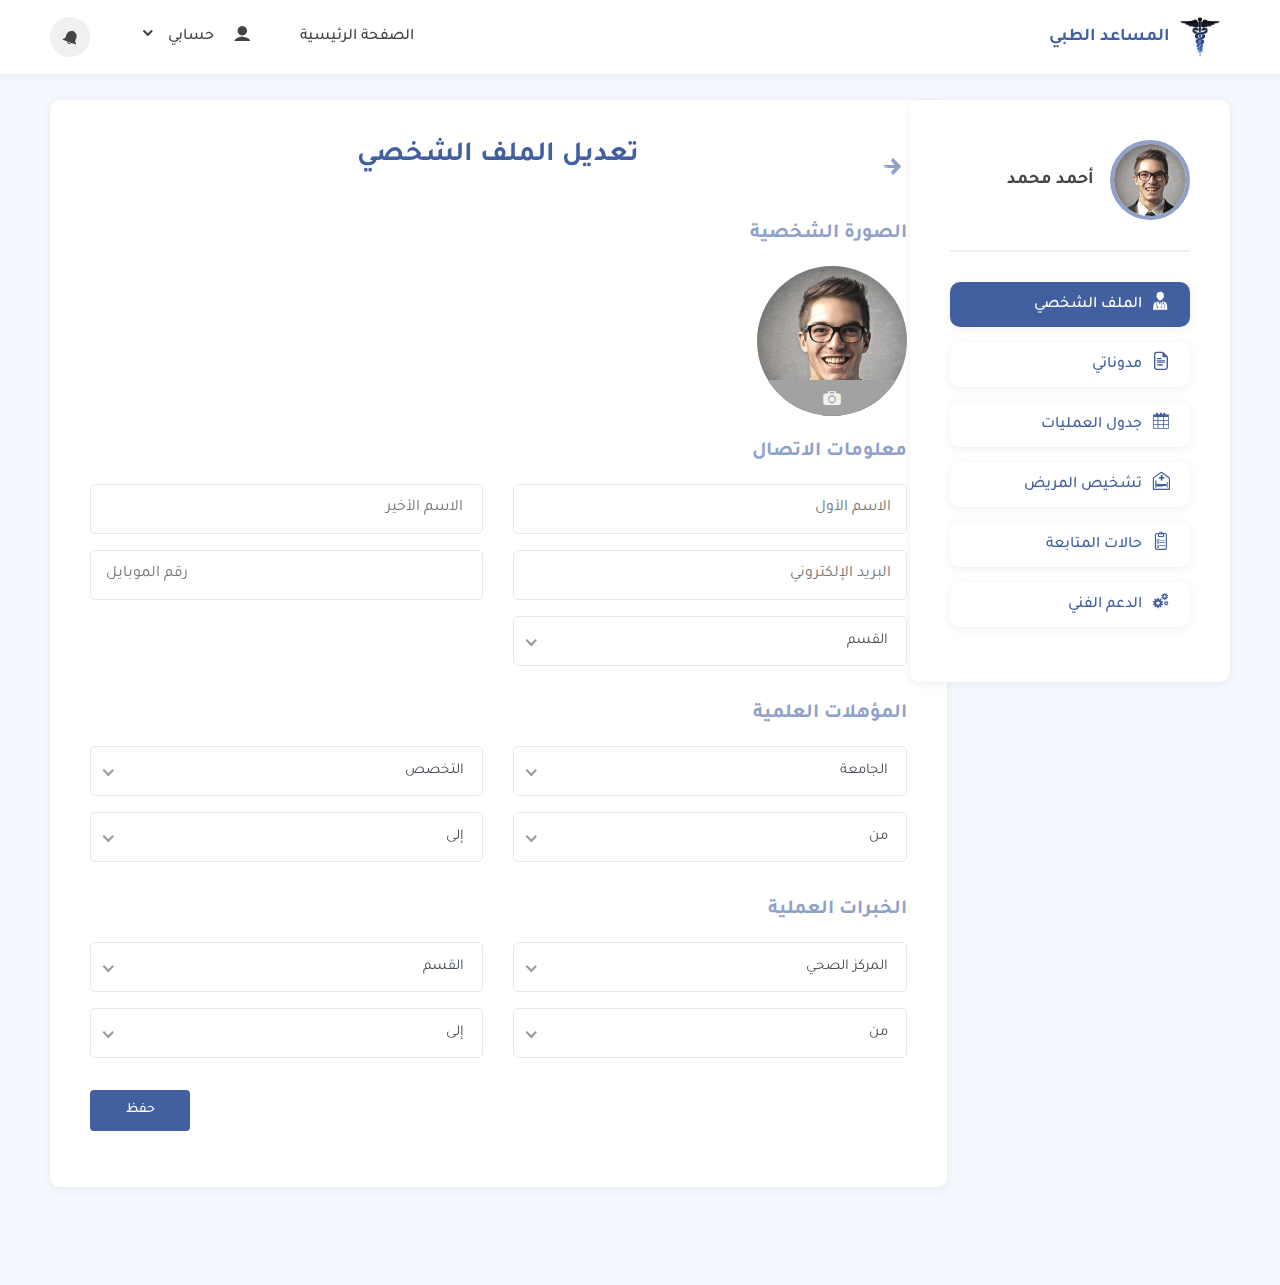
<file: html/edit-profile.html>
<!doctype html>
<html lang="ar">

<head>
    <!-- Meta Tags -->
    <meta charset="utf-8">
    <meta http-equiv="X-UA-Compatible" content="IE=edge">
    <meta name="keywords" content="Site keywords here">
    <meta name="description" content="">
    <meta name='copyright' content=''>
    <meta name="viewport" content="width=device-width, initial-scale=1, shrink-to-fit=no">
    <!-- Title -->
    <title>المساعد الطبي</title>
    <!-- Favicon -->
    <link rel="icon" href="../img/logo.png">
    <!-- Google Fonts -->
    <link rel="preconnect" href="https://fonts.googleapis.com">
    <link rel="preconnect" href="https://fonts.gstatic.com" crossorigin>
    <link href="https://fonts.googleapis.com/css2?family=Tajawal:wght@400;500;700&display=swap" rel="stylesheet">
    <!-- Bootstrap CSS -->
    <link rel="stylesheet" href="../css/bootstrap.min.css">
    <link rel="stylesheet" href="../css/datepicker.css">
    <link rel="stylesheet" href="../css/nice-select.css">
    <link rel="stylesheet" href="../css/icofont.css">
    <link rel="stylesheet" href="../css/font-awesome.min.css">
    <!-- Medipro CSS -->
    <link rel="stylesheet" href="../css/style.css">
</head>

<body>
    <!-- Preloader -->
    <div class="preloader">
        <div class="loader">
            <div class="loader-outter"></div>
            <div class="loader-inner"></div>
            <div class="indicator">
                <svg width="16px" height="12px">
                    <polyline id="back" points="1 6 4 6 6 11 10 1 12 6 15 6"></polyline>
                    <polyline id="front" points="1 6 4 6 6 11 10 1 12 6 15 6"></polyline>
                </svg>
            </div>
        </div>
    </div>
    <!-- End Preloader -->
    <!-- Header Area -->
    <header class="header">
        <!-- Header Inner -->
        <div class="header-inner">
            <div class="logo d-flex align-items-center justify-content-start">
                <div class="logo-img">
                    <img src="../img/logo.png" alt="">
                </div>
                <p class="mb-0">
                    المساعد الطبي
                </p>
            </div>
            <div class="main-menu">
                <ul class="nav menu">
                    <li><a href="../index.html">الصفحة الرئيسية</a></li>
                    <li><a href="#"><i class="icofont-ui-user ml-3"></i> حسابي <i
                                class="icofont-rounded-down mr-2"></i></a>
                        <ul class="dropdown">
                            <li><a href="./home.html">الملف الشخصي</a></li>
                            <li><a href="./login/login.html">تسجيل الخروج</a></li>
                        </ul>
                    </li>

                    <li class="notification-list">
                        <a href="#"><i class="icofont-notification"></i></a>
                        <ul class="dropdown">
                            <p>لا توجد اشعارات</p>
                        </ul>
                    </li>
                </ul>
            </div>
        </div>
        <!--/ End Header Inner -->
    </header>
    <!-- End Header Area -->
    <!-- page content -->
    <div class="page-content">
        <!-- right side include menu for move between website pages -->
        <div class="right-side">
            <div class="avatar d-flex justify-content-start align-items-center">
                <div class="img ml-3">
                    <img src="../img/author2.jpg" alt="">
                </div>
                <div class="name">
                    <span>أحمد محمد</span>
                </div>
            </div>
            <div class="list">
                <ul>
                    <li><a href="./home.html" class="active"> <i class="icofont-doctor"></i>الملف الشخصي</a></li>
                    <li><a href="./blogs.html"><i class="icofont-file-alt"></i>مدوناتي</a></li>
                    <li><a href="./operations.html"><i class="icofont-calendar"></i>جدول العمليات</a></li>
                    <li><a href="./patient.html"><i class="icofont-patient-bed"></i>تشخيص المريض</a></li>
                    <li><a href="./follow-up.html"><i class="icofont-prescription"></i>حالات المتابعة</a></li>
                    <li><a href="./contact.html"><i class="icofont-gears"></i>الدعم الفني</a></li>
                </ul>
            </div>
        </div>
        <!-- left side include page content -->
        <div class="left-side edit-profile" id="my-div">
            <!-- page header -->
            <div class="header-page mb-5">
                <h3 class="title">تعديل الملف الشخصي</h3>
                <a href="./home.html"><i class="icofont-swoosh-right"></i></a>
            </div>
            <!-- edit profile form -->
            <form class="form" method="" action="">
                <h5>الصورة الشخصية</h5>
                <div class="profile-image-container mb-4">
                    <img id="profile-image" src="../img/author2.jpg" alt="Profile Image">
                    <label for="file-upload" id="upload-button"><i class="icofont-camera"></i></label>
                    <input type="file" id="file-upload" name="file-upload" accept="image/*">
                </div>
                <h5>معلومات الاتصال</h5>
                <div class="row">
                    <div class="col-lg-6">
                        <div class="form-group">
                            <input type="text" name="first-name" placeholder="الاسم الأول " required="required">
                        </div>
                    </div>
                    <div class="col-lg-6">
                        <div class="form-group">
                            <input type="text" name="last-name" placeholder=" الاسم الأخير " required="required">
                        </div>
                    </div>
                    <div class="col-lg-6">
                        <div class="form-group">
                            <input type="email" name="email" placeholder="البريد الإلكتروني" required="required">
                        </div>
                    </div>
                    <div class="col-lg-6">
                        <div class="form-group">
                            <input type="tel" name="tel" placeholder="رقم الموبايل" pattern="" required="required">
                        </div>
                    </div>
                    <div class="col-lg-6">
                        <div class="form-group">
                            <div class="nice-select form-control wide" tabindex="0"><span class="current">القسم</span>
                                <ul class="list">
                                    <li data-value="1" class="option selected ">القسم</li>
                                    <li data-value="2" class="option">الأنف والاذن والحنجرة</li>
                                    <li data-value="3" class="option">الجلدية والتناسلية</li>
                                    <li data-value="4" class="option">الطب النفسي</li>
                                    <li data-value="4" class="option">الغدد الصماء</li>
                                    <li data-value="4" class="option">القلب والاوعية الدموية</li>
                                    <li data-value="4" class="option">الكلى</li>
                                    <li data-value="4" class="option">الجهاز الهضمي والكبد</li>
                                </ul>
                            </div>
                        </div>
                    </div>
                </div>
                <h5>المؤهلات العلمية</h5>
                <div class="row">
                    <div class="col-lg-6">
                        <div class="form-group">
                            <div class="nice-select form-control wide" tabindex="0"><span class="current">الجامعة</span>
                                <ul class="list">
                                    <li data-value="1" class="option selected ">الجامعة</li>
                                    <li data-value="2" class="option">الأنف والاذن والحنجرة</li>
                                    <li data-value="3" class="option">الجلدية والتناسلية</li>
                                    <li data-value="4" class="option">الطب النفسي</li>
                                    <li data-value="4" class="option">الغدد الصماء</li>
                                    <li data-value="4" class="option">القلب والاوعية الدموية</li>
                                    <li data-value="4" class="option">الكلى</li>
                                    <li data-value="4" class="option">الجهاز الهضمي والكبد</li>
                                </ul>
                            </div>
                        </div>
                    </div>
                    <div class="col-lg-6">
                        <div class="form-group">
                            <div class="nice-select form-control wide" tabindex="0"><span class="current">التخصص</span>
                                <ul class="list">
                                    <li data-value="1" class="option selected ">التخصص</li>
                                    <li data-value="2" class="option">الأنف والاذن والحنجرة</li>
                                    <li data-value="3" class="option">الجلدية والتناسلية</li>
                                    <li data-value="4" class="option">الطب النفسي</li>
                                    <li data-value="4" class="option">الغدد الصماء</li>
                                    <li data-value="4" class="option">القلب والاوعية الدموية</li>
                                    <li data-value="4" class="option">الكلى</li>
                                    <li data-value="4" class="option">الجهاز الهضمي والكبد</li>
                                </ul>
                            </div>
                        </div>
                    </div>
                    <div class="col-lg-6">
                        <div class="form-group">
                            <div class="nice-select form-control wide" tabindex="0"><span class="current">من</span>
                                <ul class="list">
                                    <li data-value="1" class="option selected ">من</li>
                                    <li data-value="2" class="option">1990</li>
                                    <li data-value="3" class="option">1991</li>
                                    <li data-value="4" class="option">1992</li>
                                    <li data-value="4" class="option">1993</li>
                                    <li data-value="4" class="option">1994</li>
                                    <li data-value="4" class="option">1995</li>
                                </ul>
                            </div>
                        </div>
                    </div>
                    <div class="col-lg-6">
                        <div class="form-group">
                            <div class="nice-select form-control wide" tabindex="0"><span class="current">إلى</span>
                                <ul class="list">
                                    <li data-value="1" class="option selected ">إلى</li>
                                    <li data-value="2" class="option">1990</li>
                                    <li data-value="3" class="option">1991</li>
                                    <li data-value="4" class="option">1992</li>
                                    <li data-value="4" class="option">1993</li>
                                    <li data-value="4" class="option">1994</li>
                                    <li data-value="4" class="option">1995</li>
                                    <li data-value="4" class="option">1996</li>
                                </ul>
                            </div>
                        </div>
                    </div>
                </div>
                <h5>
                    الخبرات العملية
                </h5>
                <div class="row mb-3">
                    <div class="col-lg-6">
                        <div class="form-group">
                            <div class="nice-select form-control wide" tabindex="0"><span class="current">المركز
                                    الصحي</span>
                                <ul class="list">
                                    <li data-value="1" class="option selected ">المركز الصحي</li>
                                    <li data-value="2" class="option">الأنف والاذن والحنجرة</li>
                                    <li data-value="3" class="option">الجلدية والتناسلية</li>
                                    <li data-value="4" class="option">الطب النفسي</li>
                                    <li data-value="4" class="option">الغدد الصماء</li>
                                    <li data-value="4" class="option">القلب والاوعية الدموية</li>
                                    <li data-value="4" class="option">الكلى</li>
                                    <li data-value="4" class="option">الجهاز الهضمي والكبد</li>
                                </ul>
                            </div>
                        </div>
                    </div>
                    <div class="col-lg-6">
                        <div class="form-group">
                            <div class="nice-select form-control wide" tabindex="0"><span class="current">القسم</span>
                                <ul class="list">
                                    <li data-value="1" class="option selected ">القسم</li>
                                    <li data-value="2" class="option">الأنف والاذن والحنجرة</li>
                                    <li data-value="3" class="option">الجلدية والتناسلية</li>
                                    <li data-value="4" class="option">الطب النفسي</li>
                                    <li data-value="4" class="option">الغدد الصماء</li>
                                    <li data-value="4" class="option">القلب والاوعية الدموية</li>
                                    <li data-value="4" class="option">الكلى</li>
                                    <li data-value="4" class="option">الجهاز الهضمي والكبد</li>
                                </ul>
                            </div>
                        </div>
                    </div>
                    <div class="col-lg-6">
                        <div class="form-group">
                            <div class="nice-select form-control wide" tabindex="0"><span class="current">من</span>
                                <ul class="list">
                                    <li data-value="1" class="option selected ">من</li>
                                    <li data-value="2" class="option">1990</li>
                                    <li data-value="3" class="option">1991</li>
                                    <li data-value="4" class="option">1992</li>
                                    <li data-value="4" class="option">1993</li>
                                    <li data-value="4" class="option">1994</li>
                                    <li data-value="4" class="option">1995</li>
                                </ul>
                            </div>
                        </div>
                    </div>
                    <div class="col-lg-6">
                        <div class="form-group">
                            <div class="nice-select form-control wide" tabindex="0"><span class="current">إلى</span>
                                <ul class="list">
                                    <li data-value="1" class="option selected ">إلى</li>
                                    <li data-value="2" class="option">1990</li>
                                    <li data-value="3" class="option">1991</li>
                                    <li data-value="4" class="option">1992</li>
                                    <li data-value="4" class="option">1993</li>
                                    <li data-value="4" class="option">1994</li>
                                    <li data-value="4" class="option">1995</li>
                                    <li data-value="4" class="option">1996</li>
                                </ul>
                            </div>
                        </div>
                    </div>
                </div>
                <div class="form-group d-flex justify-content-end">
                    <a href="./follow-up.html"><button class="btn" type="submit">حفظ</button></a>
                </div>
            </form>
        </div>
    </div>
    <!-- End page content  -->
    <!-- jquery Min JS -->
    <script src="../js/jquery.min.js"></script>
    <script src="../js/bootstrap.min.js"></script>
    <script src="../js/bootstrap-datepicker.js"></script>
    <script src="../js/niceselect.js"></script>
    <!-- Main JS -->
    <script src="../js/main.js"></script>
</body>

</html>
</file>
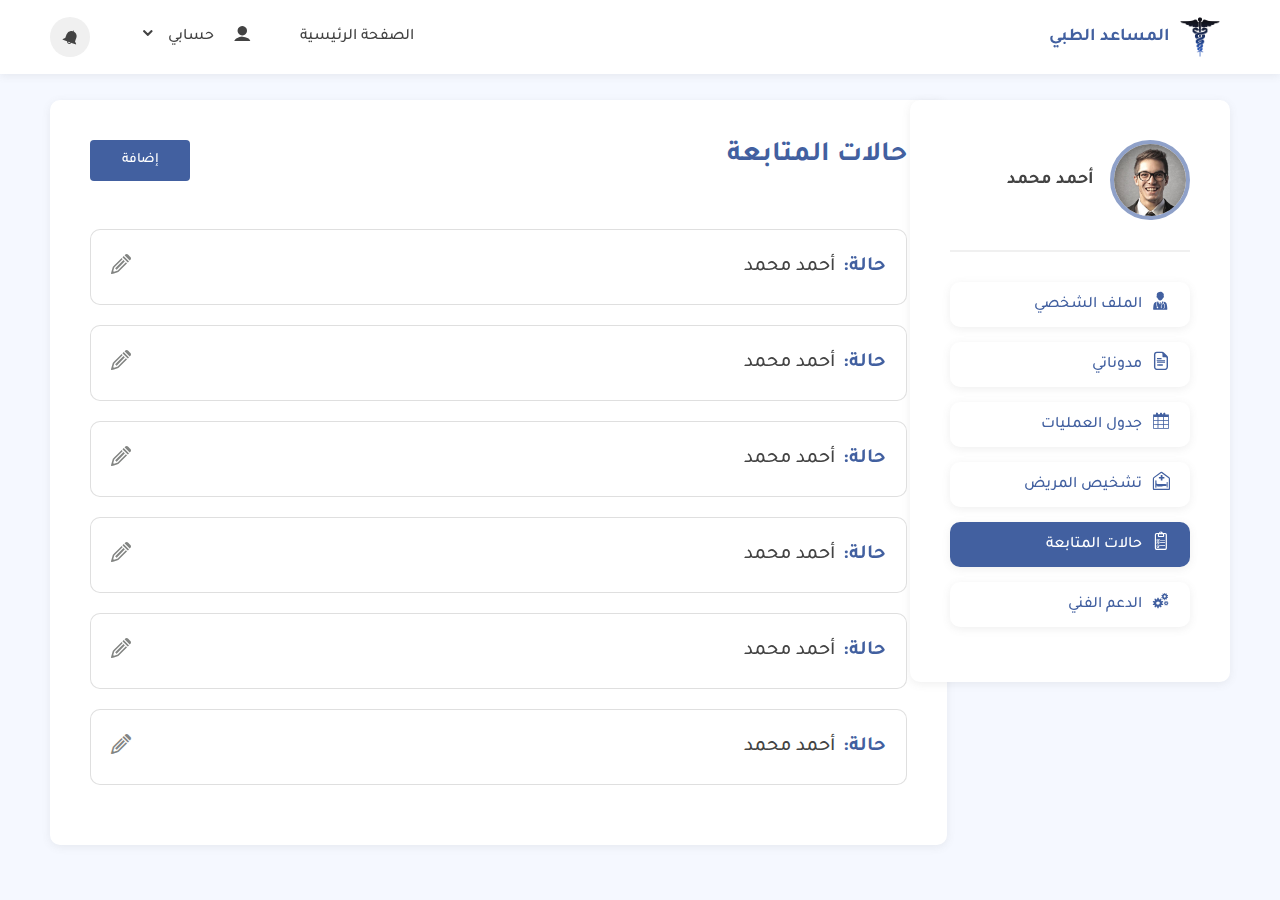
<file: html/follow-up.html>
<!doctype html>
<html lang="ar">

<head>
    <!-- Meta Tags -->
    <meta charset="utf-8">
    <meta http-equiv="X-UA-Compatible" content="IE=edge">
    <meta name="keywords" content="Site keywords here">
    <meta name="description" content="">
    <meta name='copyright' content=''>
    <meta name="viewport" content="width=device-width, initial-scale=1, shrink-to-fit=no">
    <!-- Title -->
    <title>المساعد الطبي</title>
    <!-- Favicon -->
    <link rel="icon" href="../img/logo.png">
    <!-- Google Fonts -->
    <link rel="preconnect" href="https://fonts.googleapis.com">
    <link rel="preconnect" href="https://fonts.gstatic.com" crossorigin>
    <link href="https://fonts.googleapis.com/css2?family=Tajawal:wght@400;500;700&display=swap" rel="stylesheet">
    <!-- Bootstrap CSS -->
    <link rel="stylesheet" href="../css/bootstrap.min.css">
    <link rel="stylesheet" href="../css/icofont.css">
    <link rel="stylesheet" href="../css/font-awesome.min.css">
    <!-- Medipro CSS -->
    <link rel="stylesheet" href="../css/style.css">
</head>

<body>
    <!-- Preloader -->
    <div class="preloader">
        <div class="loader">
            <div class="loader-outter"></div>
            <div class="loader-inner"></div>
            <div class="indicator">
                <svg width="16px" height="12px">
                    <polyline id="back" points="1 6 4 6 6 11 10 1 12 6 15 6"></polyline>
                    <polyline id="front" points="1 6 4 6 6 11 10 1 12 6 15 6"></polyline>
                </svg>
            </div>
        </div>
    </div>
    <!-- End Preloader -->
    <!-- Header Area -->
    <header class="header">
        <!-- Header Inner -->
        <div class="header-inner">
            <div class="logo d-flex align-items-center justify-content-start">
                <div class="logo-img">
                    <img src="../img/logo.png" alt="">
                </div>
                <p class="mb-0">
                    المساعد الطبي
                </p>
            </div>
            <div class="main-menu">
                <ul class="nav menu">
                    <li><a href="../index.html">الصفحة الرئيسية</a></li>
                    <li><a href="#"><i class="icofont-ui-user ml-3"></i> حسابي <i
                                class="icofont-rounded-down mr-2"></i></a>
                        <ul class="dropdown">
                            <li><a href="./home.html">الملف الشخصي</a></li>
                            <li><a href="./login/login.html">تسجيل الخروج</a></li>
                        </ul>
                    </li>

                    <li class="notification-list">
                        <a href="#"><i class="icofont-notification"></i></a>
                        <ul class="dropdown">
                            <p>لا توجد اشعارات</p>
                        </ul>
                    </li>
                </ul>
            </div>
        </div>
        <!--/ End Header Inner -->
    </header>
    <!-- End Header Area -->
    <!-- page content -->
    <div class="page-content">
        <!-- right side include menu for move between website pages -->
        <div class="right-side">
            <div class="avatar d-flex justify-content-start align-items-center">
                <div class="img ml-3">
                    <img src="../img/author2.jpg" alt="">
                </div>
                <div class="name">
                    <span>أحمد محمد</span>
                </div>
            </div>
            <div class="list">
                <ul>
                    <li><a href="./home.html"> <i class="icofont-doctor"></i>الملف الشخصي</a></li>
                    <li><a href="./blogs.html"><i class="icofont-file-alt"></i>مدوناتي</a></li>
                    <li><a href="./operations.html"><i class="icofont-calendar"></i>جدول العمليات</a></li>
                    <li><a href="./patient.html"><i class="icofont-patient-bed"></i>تشخيص المريض</a></li>
                    <li><a href="./follow-up.html" class="active"><i class="icofont-prescription"></i>حالات المتابعة</a>
                    </li>
                    <li><a href="./contact.html"><i class="icofont-gears"></i>الدعم الفني</a></li>
                </ul>
            </div>
        </div>
        <!-- left side include page content -->
        <div class="left-side">
            <!-- page header -->
            <div class="d-flex justify-content-between mb-5">
                <h3 class="title mb-0">حالات المتابعة</h3>
                <a href="./add-case.html">
                    <button type="button" class="btn" data-toggle="modal" data-target="#searchOperation">
                        إضافة
                    </button>
                </a>
            </div>
            <!-- patient cases -->
            <div class="patient-cases">
                <div id="accordion">
                    <div class="card">
                        <div class="card-header" id="headingOne">
                            <h5 class="mb-0">
                                <p class="mb-0" data-toggle="collapse" data-target="#collapseOne" aria-expanded="true"
                                    aria-controls="collapseOne">
                                    <span class="ml-2">حالة: </span>
                                    أحمد محمد
                                </p>
                                <div class="edit-icon">
                                    <a href="./add-case.html"><i class="icofont-ui-edit"></i></a>
                                </div>
                            </h5>
                        </div>
                        <div id="collapseOne" class="collapse" aria-labelledby="headingOne" data-parent="#accordion">
                            <div class="card-body">
                                <div class="row">
                                    <div class="col-lg-6">
                                        <p><span>الاسم رباعي: </span>أحمد سعيد مصطفى محمد</p>
                                    </div>
                                    <div class="col-lg-6">
                                        <p><span>العمر: </span> 19</p>
                                    </div>
                                    <div class="col-lg-6">
                                        <p><span>الجنس: </span> ذكر</p>
                                    </div>
                                    <div class="col-lg-6">
                                        <p><span>المرض الذي يعاني منه: </span> حصوات في الكلى</p>
                                    </div>
                                    <div class="col-lg-6">
                                        <p><span>الدواء المستخدم: </span> بنسلين</p>
                                    </div>
                                    <div class="col-lg-6">
                                        <p><span>العملية إن توفر: </span> لا يوجد</p>
                                    </div>
                                    <div class="col-lg-6">
                                        <p><span>نسبة التشافي: </span> 60%</p>
                                    </div>
                                    <div class="col-lg-12">
                                        <p><span>ملاحظات الطبيب: </span> م بميبينتثخهقهثق ثقهقه ثههث هقهقه ثهقثهق
                                            ثقهثهق قهثقه هثقهينم تنيبينبت مينبتينبم يمنبتيبنت مينبتينبمت م يبيب
                                            يبمنتبنيب منبتيبنيتب م بميبينتثخهقهثق ثقهقه ثههث هقهقه ثهقثهق ثقهثهق
                                            قهثقه هثقهثق</p>
                                    </div>
                                </div>
                            </div>
                        </div>
                    </div>
                    <div class="card">
                        <div class="card-header" id="headingTwo">
                            <h5 class="mb-0">
                                <p class="mb-0" data-toggle="collapse" data-target="#collapseTwo" aria-expanded="true"
                                    aria-controls="collapseTwo">
                                    <span class="ml-2">حالة: </span>
                                    أحمد محمد
                                </p>
                                <div class="edit-icon">
                                    <a href="./add-case.html"><i class="icofont-ui-edit"></i></a>
                                </div>
                            </h5>
                        </div>
                        <div id="collapseTwo" class="collapse" aria-labelledby="headingTwo" data-parent="#accordion">
                            <div class="card-body">
                                <div class="row">
                                    <div class="col-lg-6">
                                        <p><span>الاسم رباعي: </span>أحمد سعيد مصطفى محمد</p>
                                    </div>
                                    <div class="col-lg-6">
                                        <p><span>العمر: </span> 19</p>
                                    </div>
                                    <div class="col-lg-6">
                                        <p><span>الجنس: </span> ذكر</p>
                                    </div>
                                    <div class="col-lg-6">
                                        <p><span>المرض الذي يعاني منه: </span> حصوات في الكلى</p>
                                    </div>
                                    <div class="col-lg-6">
                                        <p><span>الدواء المستخدم: </span> بنسلين</p>
                                    </div>
                                    <div class="col-lg-6">
                                        <p><span>العملية إن توفر: </span> لا يوجد</p>
                                    </div>
                                    <div class="col-lg-6">
                                        <p><span>نسبة التشافي: </span> 60%</p>
                                    </div>
                                    <div class="col-lg-12">
                                        <p><span>ملاحظات الطبيب: </span> م بميبينتثخهقهثق ثقهقه ثههث هقهقه ثهقثهق
                                            ثقهثهق قهثقه هثقهينم تنيبينبت مينبتينبم يمنبتيبنت مينبتينبمت م يبيب
                                            يبمنتبنيب منبتيبنيتب م بميبينتثخهقهثق ثقهقه ثههث هقهقه ثهقثهق ثقهثهق
                                            قهثقه هثقهثق</p>
                                    </div>
                                </div>
                            </div>
                        </div>
                    </div>
                    <div class="card">
                        <div class="card-header" id="headingThree">
                            <h5 class="mb-0">
                                <p class="mb-0" data-toggle="collapse" data-target="#collapseThree" aria-expanded="true"
                                    aria-controls="collapseThree">
                                    <span class="ml-2">حالة: </span>
                                    أحمد محمد
                                </p>
                                <div class="edit-icon">
                                    <a href="./add-case.html"><i class="icofont-ui-edit"></i></a>
                                </div>
                            </h5>
                        </div>
                        <div id="collapseThree" class="collapse" aria-labelledby="headingThree"
                            data-parent="#accordion">
                            <div class="card-body">
                                <div class="row">
                                    <div class="col-lg-6">
                                        <p><span>الاسم رباعي: </span>أحمد سعيد مصطفى محمد</p>
                                    </div>
                                    <div class="col-lg-6">
                                        <p><span>العمر: </span> 19</p>
                                    </div>
                                    <div class="col-lg-6">
                                        <p><span>الجنس: </span> ذكر</p>
                                    </div>
                                    <div class="col-lg-6">
                                        <p><span>المرض الذي يعاني منه: </span> حصوات في الكلى</p>
                                    </div>
                                    <div class="col-lg-6">
                                        <p><span>الدواء المستخدم: </span> بنسلين</p>
                                    </div>
                                    <div class="col-lg-6">
                                        <p><span>العملية إن توفر: </span> لا يوجد</p>
                                    </div>
                                    <div class="col-lg-6">
                                        <p><span>نسبة التشافي: </span> 60%</p>
                                    </div>
                                    <div class="col-lg-12">
                                        <p><span>ملاحظات الطبيب: </span> م بميبينتثخهقهثق ثقهقه ثههث هقهقه ثهقثهق
                                            ثقهثهق قهثقه هثقهينم تنيبينبت مينبتينبم يمنبتيبنت مينبتينبمت م يبيب
                                            يبمنتبنيب منبتيبنيتب م بميبينتثخهقهثق ثقهقه ثههث هقهقه ثهقثهق ثقهثهق
                                            قهثقه هثقهثق</p>
                                    </div>
                                </div>
                            </div>
                        </div>
                    </div>
                    <div class="card">
                        <div class="card-header" id="headingFour">
                            <h5 class="mb-0">
                                <p class="mb-0" data-toggle="collapse" data-target="#collapseFour" aria-expanded="true"
                                    aria-controls="collapseFour">
                                    <span class="ml-2">حالة: </span>
                                    أحمد محمد
                                </p>
                                <div class="edit-icon">
                                    <a href="./add-case.html"><i class="icofont-ui-edit"></i></a>
                                </div>
                            </h5>
                        </div>
                        <div id="collapseFour" class="collapse" aria-labelledby="headingFour" data-parent="#accordion">
                            <div class="card-body">
                                <div class="row">
                                    <div class="col-lg-6">
                                        <p><span>الاسم رباعي: </span>أحمد سعيد مصطفى محمد</p>
                                    </div>
                                    <div class="col-lg-6">
                                        <p><span>العمر: </span> 19</p>
                                    </div>
                                    <div class="col-lg-6">
                                        <p><span>الجنس: </span> ذكر</p>
                                    </div>
                                    <div class="col-lg-6">
                                        <p><span>المرض الذي يعاني منه: </span> حصوات في الكلى</p>
                                    </div>
                                    <div class="col-lg-6">
                                        <p><span>الدواء المستخدم: </span> بنسلين</p>
                                    </div>
                                    <div class="col-lg-6">
                                        <p><span>العملية إن توفر: </span> لا يوجد</p>
                                    </div>
                                    <div class="col-lg-6">
                                        <p><span>نسبة التشافي: </span> 60%</p>
                                    </div>
                                    <div class="col-lg-12">
                                        <p><span>ملاحظات الطبيب: </span> م بميبينتثخهقهثق ثقهقه ثههث هقهقه ثهقثهق
                                            ثقهثهق قهثقه هثقهينم تنيبينبت مينبتينبم يمنبتيبنت مينبتينبمت م يبيب
                                            يبمنتبنيب منبتيبنيتب م بميبينتثخهقهثق ثقهقه ثههث هقهقه ثهقثهق ثقهثهق
                                            قهثقه هثقهثق</p>
                                    </div>
                                </div>
                            </div>
                        </div>
                    </div>
                    <div class="card">
                        <div class="card-header" id="headingFive">
                            <h5 class="mb-0">
                                <p class="mb-0" data-toggle="collapse" data-target="#collapseFive" aria-expanded="true"
                                    aria-controls="collapseFive">
                                    <span class="ml-2">حالة: </span>
                                    أحمد محمد
                                </p>
                                <div class="edit-icon">
                                    <a href="./add-case.html"><i class="icofont-ui-edit"></i></a>
                                </div>
                            </h5>
                        </div>
                        <div id="collapseFive" class="collapse" aria-labelledby="headingFive" data-parent="#accordion">
                            <div class="card-body">
                                <div class="row">
                                    <div class="col-lg-6">
                                        <p><span>الاسم رباعي: </span>أحمد سعيد مصطفى محمد</p>
                                    </div>
                                    <div class="col-lg-6">
                                        <p><span>العمر: </span> 19</p>
                                    </div>
                                    <div class="col-lg-6">
                                        <p><span>الجنس: </span> ذكر</p>
                                    </div>
                                    <div class="col-lg-6">
                                        <p><span>المرض الذي يعاني منه: </span> حصوات في الكلى</p>
                                    </div>
                                    <div class="col-lg-6">
                                        <p><span>الدواء المستخدم: </span> بنسلين</p>
                                    </div>
                                    <div class="col-lg-6">
                                        <p><span>العملية إن توفر: </span> لا يوجد</p>
                                    </div>
                                    <div class="col-lg-6">
                                        <p><span>نسبة التشافي: </span> 60%</p>
                                    </div>
                                    <div class="col-lg-12">
                                        <p><span>ملاحظات الطبيب: </span> م بميبينتثخهقهثق ثقهقه ثههث هقهقه ثهقثهق
                                            ثقهثهق قهثقه هثقهينم تنيبينبت مينبتينبم يمنبتيبنت مينبتينبمت م يبيب
                                            يبمنتبنيب منبتيبنيتب م بميبينتثخهقهثق ثقهقه ثههث هقهقه ثهقثهق ثقهثهق
                                            قهثقه هثقهثق</p>
                                    </div>
                                </div>
                            </div>
                        </div>
                    </div>
                    <div class="card">
                        <div class="card-header" id="headingSix">
                            <h5 class="mb-0">
                                <p class="mb-0" data-toggle="collapse" data-target="#collapseSix" aria-expanded="true"
                                    aria-controls="collapseSix">
                                    <span class="ml-2">حالة: </span>
                                    أحمد محمد
                                </p>
                                <div class="edit-icon">
                                    <a href="./add-case.html"><i class="icofont-ui-edit"></i></a>
                                </div>
                            </h5>
                        </div>
                        <div id="collapseSix" class="collapse" aria-labelledby="headingSix" data-parent="#accordion">
                            <div class="card-body">
                                <div class="row">
                                    <div class="col-lg-6">
                                        <p><span>الاسم رباعي: </span>أحمد سعيد مصطفى محمد</p>
                                    </div>
                                    <div class="col-lg-6">
                                        <p><span>العمر: </span> 19</p>
                                    </div>
                                    <div class="col-lg-6">
                                        <p><span>الجنس: </span> ذكر</p>
                                    </div>
                                    <div class="col-lg-6">
                                        <p><span>المرض الذي يعاني منه: </span> حصوات في الكلى</p>
                                    </div>
                                    <div class="col-lg-6">
                                        <p><span>الدواء المستخدم: </span> بنسلين</p>
                                    </div>
                                    <div class="col-lg-6">
                                        <p><span>العملية إن توفر: </span> لا يوجد</p>
                                    </div>
                                    <div class="col-lg-6">
                                        <p><span>نسبة التشافي: </span> 60%</p>
                                    </div>
                                    <div class="col-lg-12">
                                        <p><span>ملاحظات الطبيب: </span> م بميبينتثخهقهثق ثقهقه ثههث هقهقه ثهقثهق
                                            ثقهثهق قهثقه هثقهينم تنيبينبت مينبتينبم يمنبتيبنت مينبتينبمت م يبيب
                                            يبمنتبنيب منبتيبنيتب م بميبينتثخهقهثق ثقهقه ثههث هقهقه ثهقثهق ثقهثهق
                                            قهثقه هثقهثق</p>
                                    </div>
                                </div>
                            </div>
                        </div>
                    </div>
                </div>
            </div>
        </div>
    </div>
    <!-- End page content  -->
    <!-- jquery Min JS -->
    <script src="../js/jquery.min.js"></script>
    <script src="../js/bootstrap.min.js"></script>
    <!-- Main JS -->
    <script src="../js/main.js"></script>
</body>

</html>
</file>
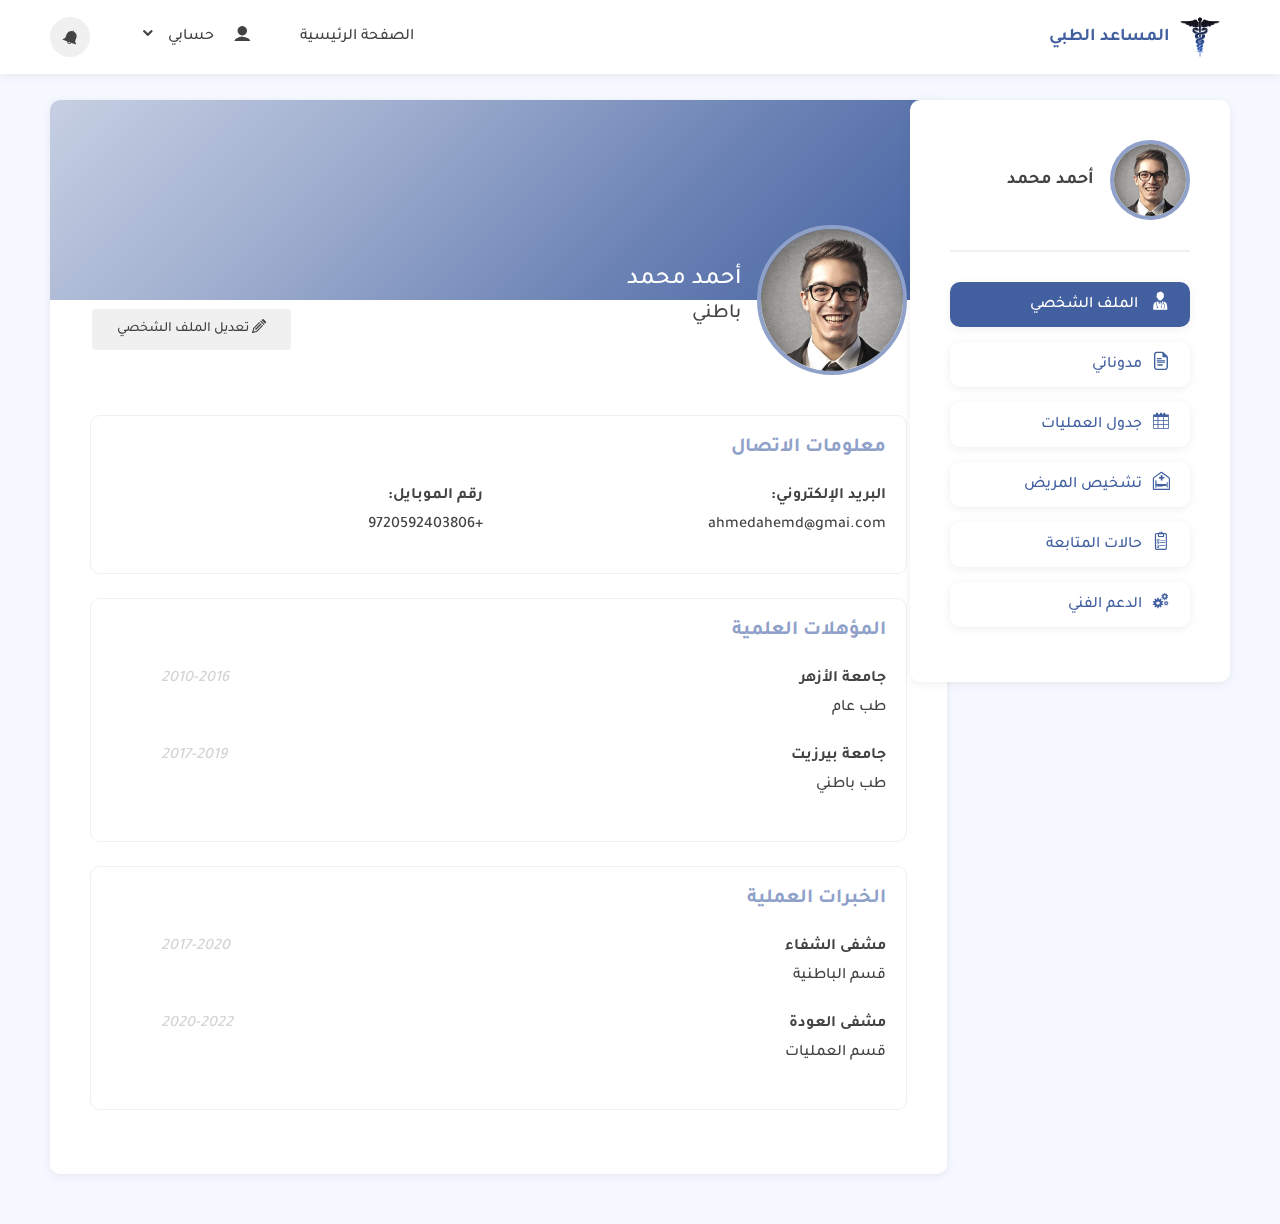
<file: html/home.html>
<!doctype html>
<html lang="ar">

<head>
    <!-- Meta Tags -->
    <meta charset="utf-8">
    <meta http-equiv="X-UA-Compatible" content="IE=edge">
    <meta name="keywords" content="Site keywords here">
    <meta name="description" content="">
    <meta name='copyright' content=''>
    <meta name="viewport" content="width=device-width, initial-scale=1, shrink-to-fit=no">
    <!-- Title -->
    <title>المساعد الطبي</title>
    <!-- Favicon -->
    <link rel="icon" href="../img/logo.png">
    <!-- Google Fonts -->
    <link rel="preconnect" href="https://fonts.googleapis.com">
    <link rel="preconnect" href="https://fonts.gstatic.com" crossorigin>
    <link href="https://fonts.googleapis.com/css2?family=Tajawal:wght@400;500;700&display=swap" rel="stylesheet">
    <!-- Bootstrap CSS -->
    <link rel="stylesheet" href="../css/bootstrap.min.css">
    <link rel="stylesheet" href="../css/icofont.css">
    <link rel="stylesheet" href="../css/font-awesome.min.css">
    <!-- Medipro CSS -->
    <link rel="stylesheet" href="../css/style.css">
</head>

<body>
    <!-- Preloader -->
    <div class="preloader">
        <div class="loader">
            <div class="loader-outter"></div>
            <div class="loader-inner"></div>
            <div class="indicator">
                <svg width="16px" height="12px">
                    <polyline id="back" points="1 6 4 6 6 11 10 1 12 6 15 6"></polyline>
                    <polyline id="front" points="1 6 4 6 6 11 10 1 12 6 15 6"></polyline>
                </svg>
            </div>
        </div>
    </div>
    <!-- End Preloader -->
    <!-- Header Area -->
    <header class="header">
        <!-- Header Inner -->
        <div class="header-inner">
            <div class="logo d-flex align-items-center justify-content-start">
                <div class="logo-img">
                    <img src="../img/logo.png" alt="">
                </div>
                <p class="mb-0">
                    المساعد الطبي
                </p>
            </div>
            <div class="main-menu">
                <ul class="nav menu">
                    <li><a href="../index.html">الصفحة الرئيسية</a></li>
                    <li><a href="#"><i class="icofont-ui-user ml-3"></i> حسابي <i
                                class="icofont-rounded-down mr-2"></i></a>
                        <ul class="dropdown">
                            <li><a href="./home.html">الملف الشخصي</a></li>
                            <li><a href="./login/login.html">تسجيل الخروج</a></li>
                        </ul>
                    </li>

                    <li class="notification-list">
                        <a href="#"><i class="icofont-notification"></i></a>
                        <ul class="dropdown">
                            <p>لا توجد اشعارات</p>
                        </ul>
                    </li>
                </ul>
            </div>
        </div>
        <!--/ End Header Inner -->
    </header>
    <!-- End Header Area -->
    <!-- page content -->
    <div class="page-content">
        <!-- right side include menu for move between website pages -->
        <div class="right-side">
            <div class="avatar d-flex justify-content-start align-items-center">
                <div class="img ml-3">
                    <img src="../img/author2.jpg" alt="">
                </div>
                <div class="name">
                    <span>أحمد محمد</span>
                </div>
            </div>
            <div class="list">
                <ul>
                    <li><a href="./home.html" class="active"><i class="icofont-doctor"></i> الملف الشخصي</a></li>
                    <li><a href="./blogs.html"><i class="icofont-file-alt"></i>مدوناتي</a></li>
                    <li><a href="./operations.html"><i class="icofont-calendar"></i>جدول العمليات</a></li>
                    <li><a href="./patient.html"><i class="icofont-patient-bed"></i>تشخيص المريض</a></li>
                    <li><a href="./follow-up.html"><i class="icofont-prescription"></i>حالات المتابعة</a></li>
                    <li><a href="./contact.html"><i class="icofont-gears"></i>الدعم الفني</a></li>
                </ul>
            </div>
        </div>
        <!-- left side include page content -->
        <div class="profile left-side">
            <!-- page header include profile img, name, position -->
            <div class="profile-header">
                <div class="background"></div>
                <div class="info">
                    <div class="img">
                        <img src="../img/author2.jpg" alt="profile img">
                    </div>
                    <div class="name-title mr-3">
                        <h4>أحمد محمد</h4>
                        <h5>باطني</h5>
                    </div>
                    <a href="./edit-profile.html" class="edit-profile">
                        <button type="button" class="btn">
                            <i class="icofont-ui-edit"></i>
                            تعديل الملف الشخصي
                        </button>
                    </a>
                </div>
            </div>
            <!-- profile content include: contact info, qualifications and experiences  -->
            <div class="profile-content">
                <div class="mb-4">
                    <h5 class="mb-4">معلومات الاتصال</h6>
                        <div class="row">
                            <div class="col-lg-6 mb-3">
                                <p>البريد الإلكتروني:</p>
                                <span>
                                    ahmedahemd@gmai.com
                                </span>
                            </div>
                            <div class="col-lg-6 mb-3">
                                <p>رقم الموبايل:</p>
                                <span>
                                    +9720592403806
                                </span>
                            </div>
                        </div>
                </div>
                <div class="mb-4">
                    <h5 class="mb-4">المؤهلات العلمية</h6>
                        <div class="row">
                            <div class="col-12 mb-4 d-flex justify-content-between">
                                <div>
                                    <p>جامعة الأزهر</p>
                                    <span>
                                        طب عام
                                    </span>
                                </div>
                                <span class="period">
                                    2010-2016
                                </span>
                            </div>
                            <div class="col-12 mb-4 d-flex justify-content-between">
                                <div>
                                    <p>جامعة بيرزيت</p>
                                    <span>
                                        طب باطني
                                    </span>
                                </div>
                                <span class="period">
                                    2017-2019
                                </span>
                            </div>
                        </div>
                </div>
                <div class="mb-4">
                    <h5 class="mb-4">الخبرات العملية</h6>
                        <div class="row">
                            <div class="col-12 mb-4 d-flex justify-content-between">
                                <div>
                                    <p>مشفى الشفاء</p>
                                    <span>
                                        قسم الباطنية
                                    </span>
                                </div>
                                <span class="period">
                                    2017-2020
                                </span>
                            </div>
                            <div class="col-12 mb-4 d-flex justify-content-between">
                                <div>
                                    <p>مشفى العودة</p>
                                    <span>
                                        قسم العمليات
                                    </span>
                                </div>
                                <span class="period">
                                    2020-2022
                                </span>
                            </div>
                        </div>
                </div>
            </div>
        </div>
    </div>
    <!-- End page content  -->
    <!-- jquery Min JS -->
    <script src="../js/jquery.min.js"></script>
    <script src="../js/bootstrap.min.js"></script>
    <!-- Main JS -->
    <script src="../js/main.js"></script>
</body>

</html>
</file>
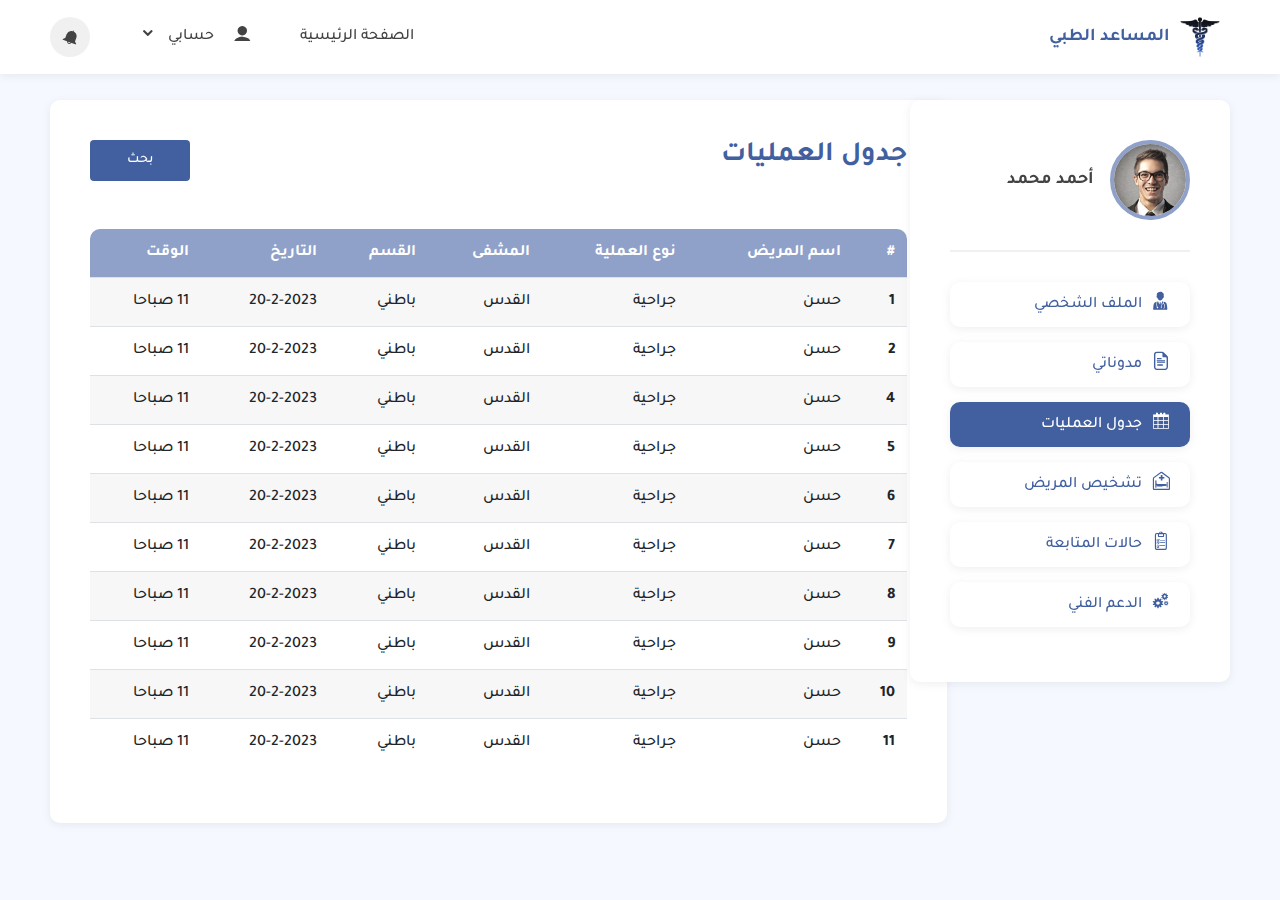
<file: html/operations.html>
<!doctype html>
<html lang="ar">

<head>
    <!-- Meta Tags -->
    <meta charset="utf-8">
    <meta http-equiv="X-UA-Compatible" content="IE=edge">
    <meta name="keywords" content="Site keywords here">
    <meta name="description" content="">
    <meta name='copyright' content=''>
    <meta name="viewport" content="width=device-width, initial-scale=1, shrink-to-fit=no">
    <!-- Title -->
    <title>المساعد الطبي</title>
    <!-- Favicon -->
    <link rel="icon" href="../img/logo.png">
    <!-- Google Fonts -->
    <link rel="preconnect" href="https://fonts.googleapis.com">
    <link rel="preconnect" href="https://fonts.gstatic.com" crossorigin>
    <link href="https://fonts.googleapis.com/css2?family=Tajawal:wght@400;500;700&display=swap" rel="stylesheet">
    <!-- Bootstrap CSS -->
    <link rel="stylesheet" href="../css/bootstrap.min.css">
    <link rel="stylesheet" href="../css/datepicker.css">
    <link rel="stylesheet" href="../css/nice-select.css">
    <link rel="stylesheet" href="../css/icofont.css">
    <link rel="stylesheet" href="../css/font-awesome.min.css">
    <!-- Medipro CSS -->
    <link rel="stylesheet" href="../css/style.css">
</head>

<body>
    <!-- Preloader -->
    <div class="preloader">
        <div class="loader">
            <div class="loader-outter"></div>
            <div class="loader-inner"></div>
            <div class="indicator">
                <svg width="16px" height="12px">
                    <polyline id="back" points="1 6 4 6 6 11 10 1 12 6 15 6"></polyline>
                    <polyline id="front" points="1 6 4 6 6 11 10 1 12 6 15 6"></polyline>
                </svg>
            </div>
        </div>
    </div>
    <!-- End Preloader -->
	<!-- Header Area -->
    <header class="header">
        <!-- Header Inner -->
        <div class="header-inner">
            <div class="logo d-flex align-items-center justify-content-start">
                <div class="logo-img">
                    <img src="../img/logo.png" alt="">
                </div>
                <p class="mb-0">
                    المساعد الطبي
                </p>
            </div>
            <div class="main-menu">
                <ul class="nav menu">
                    <li><a href="../index.html">الصفحة الرئيسية</a></li>
                    <li><a href="#"><i class="icofont-ui-user ml-3"></i> حسابي <i
                                class="icofont-rounded-down mr-2"></i></a>
                        <ul class="dropdown">
                            <li><a href="./home.html">الملف الشخصي</a></li>
                            <li><a href="./login/login.html">تسجيل الخروج</a></li>
                        </ul>
                    </li>

                    <li class="notification-list">
                        <a href="#"><i class="icofont-notification"></i></a>
                        <ul class="dropdown">
                            <p>لا توجد اشعارات</p>
                        </ul>
                    </li>
                </ul>
            </div>
        </div>
        <!--/ End Header Inner -->
    </header>
    <!-- End Header Area -->
    <!-- page content -->
    <div class="page-content">
        <!-- right side include menu for move between website pages -->
        <div class="right-side">
            <div class="avatar d-flex justify-content-start align-items-center">
                <div class="img ml-3">
                    <img src="../img/author2.jpg" alt="">
                </div>
                <div class="name">
                    <span>أحمد محمد</span>
                </div>
            </div>
            <div class="list">
                <ul>
                    <li><a href="./home.html"> <i class="icofont-doctor"></i>الملف الشخصي</a></li>
                    <li><a href="./blogs.html"><i class="icofont-file-alt"></i>مدوناتي</a></li>
                    <li><a href="./operations.html" class="active"><i class="icofont-calendar"></i>جدول العمليات</a></li>
                    <li><a href="./patient.html"><i class="icofont-patient-bed"></i>تشخيص المريض</a></li>
                    <li><a href="./follow-up.html"><i class="icofont-prescription"></i>حالات المتابعة</a></li>
                    <li><a href="./contact.html"><i class="icofont-gears"></i>الدعم الفني</a></li>
                </ul>
            </div>
        </div>
        <!-- left side include page content -->
        <div class="left-side">
            <!-- page header include title and search button  -->
            <div class="d-flex justify-content-between mb-5">
                <h3 class="title mb-0">جدول العمليات</h3>
                <button type="button" class="btn" data-toggle="modal" data-target="#searchOperation">
                    بحث
                </button>
            </div>
            <!-- Modal for searching in table -->
            <div class="modal fade" id="searchOperation" tabindex="-1" role="dialog"
                aria-labelledby="searchOperationTitle" aria-hidden="true">
                <div class="modal-dialog modal-dialog-centered" role="document">
                    <div class="modal-content">
                        <div class="modal-header">
                            <h5 class="modal-title" id="exampleModalLongTitle">بحث في جدول العمليات</h5>
                        </div>
                        <div class="modal-body">
                            <div class="form-group">
                                <div class="nice-select form-control wide" tabindex="0"><span
                                        class="current">المشفى</span>
                                    <ul class="list">
                                        <li data-value="1" class="option selected ">المشفى</li>
                                        <li data-value="2" class="option">القدس</li>
                                        <li data-value="2" class="option">القدس</li>
                                        <li data-value="2" class="option">القدس</li>
                                        <li data-value="2" class="option">القدس</li>
                                        <li data-value="2" class="option">القدس</li>
                                        <li data-value="2" class="option">القدس</li>
                                        <li data-value="2" class="option">القدس</li>
                                        <li data-value="2" class="option">القدس</li>
                                        <li data-value="2" class="option">القدس</li>
                                    </ul>
                                </div>
                            </div>
                            <div class="form-group">
                                <div class="nice-select form-control wide" tabindex="0"><span
                                        class="current">القسم</span>
                                    <ul class="list">
                                        <li data-value="1" class="option selected ">القسم</li>
                                        <li data-value="2" class="option">الأنف والاذن والحنجرة</li>
                                        <li data-value="3" class="option">الجلدية والتناسلية</li>
                                        <li data-value="4" class="option">الطب النفسي</li>
                                        <li data-value="4" class="option">الغدد الصماء</li>
                                        <li data-value="4" class="option">القلب والاوعية الدموية</li>
                                        <li data-value="4" class="option">الكلى</li>
                                        <li data-value="4" class="option">الجهاز الهضمي والكبد</li>
                                    </ul>
                                </div>
                            </div>
                            <div class="form-group">
                                <input type="text" placeholder="التاريخ" id="datepicker">
                            </div>
                        </div>
                        <div class="modal-footer">
                            <button type="button" class="btn btn-close" data-dismiss="modal">إلغاء</button>
                            <button type="button" class="btn">بحث</button>
                        </div>
                    </div>
                </div>
            </div>
            <!-- operations table  -->
            <div class="operation-table">
                <table class="table table-striped">
                    <thead>
                        <tr>
                            <th scope="col">#</th>
                            <th scope="col">اسم المريض</th>
                            <th scope="col">نوع العملية</th>
                            <th scope="col">المشفى</th>
                            <th scope="col">القسم</th>
                            <th scope="col">التاريخ</th>
                            <th scope="col">الوقت</th>
                        </tr>
                    </thead>
                    <tbody>
                        <tr>
                            <th scope="row">1</th>
                            <td>حسن</td>
                            <td>جراحية</td>
                            <td>القدس</td>
                            <td>باطني</td>
                            <td>20-2-2023</td>
                            <td>11 صباحا</td>
                        </tr>
                        <tr>
                            <th scope="row">2</th>
                            <td>حسن</td>
                            <td>جراحية</td>
                            <td>القدس</td>
                            <td>باطني</td>
                            <td>20-2-2023</td>
                            <td>11 صباحا</td>
                        </tr>
                        <tr>
                            <th scope="row">4</th>
                            <td>حسن</td>
                            <td>جراحية</td>
                            <td>القدس</td>
                            <td>باطني</td>
                            <td>20-2-2023</td>
                            <td>11 صباحا</td>
                        </tr>
                        <tr>
                            <th scope="row">5</th>
                            <td>حسن</td>
                            <td>جراحية</td>
                            <td>القدس</td>
                            <td>باطني</td>
                            <td>20-2-2023</td>
                            <td>11 صباحا</td>
                        </tr>
                        <tr>
                            <th scope="row">6</th>
                            <td>حسن</td>
                            <td>جراحية</td>
                            <td>القدس</td>
                            <td>باطني</td>
                            <td>20-2-2023</td>
                            <td>11 صباحا</td>
                        </tr>
                        <tr>
                            <th scope="row">7</th>
                            <td>حسن</td>
                            <td>جراحية</td>
                            <td>القدس</td>
                            <td>باطني</td>
                            <td>20-2-2023</td>
                            <td>11 صباحا</td>
                        </tr>
                        <tr>
                            <th scope="row">8</th>
                            <td>حسن</td>
                            <td>جراحية</td>
                            <td>القدس</td>
                            <td>باطني</td>
                            <td>20-2-2023</td>
                            <td>11 صباحا</td>
                        </tr>
                        <tr>
                            <th scope="row">9</th>
                            <td>حسن</td>
                            <td>جراحية</td>
                            <td>القدس</td>
                            <td>باطني</td>
                            <td>20-2-2023</td>
                            <td>11 صباحا</td>
                        </tr>
                        <tr>
                            <th scope="row">10</th>
                            <td>حسن</td>
                            <td>جراحية</td>
                            <td>القدس</td>
                            <td>باطني</td>
                            <td>20-2-2023</td>
                            <td>11 صباحا</td>
                        </tr>
                        <tr>
                            <th scope="row">11</th>
                            <td>حسن</td>
                            <td>جراحية</td>
                            <td>القدس</td>
                            <td>باطني</td>
                            <td>20-2-2023</td>
                            <td>11 صباحا</td>
                        </tr>
                    </tbody>
                </table>
            </div>

        </div>
    </div>
    <!-- End page content  -->
    <!-- jquery Min JS -->
    <script src="../js/jquery.min.js"></script>
    <script src="../js/bootstrap.min.js"></script>
    <script src="../js/bootstrap-datepicker.js"></script>
    <script src="../js/niceselect.js"></script>
    <!-- Main JS -->
    <script src="../js/main.js"></script>
</body>

</html>
</file>
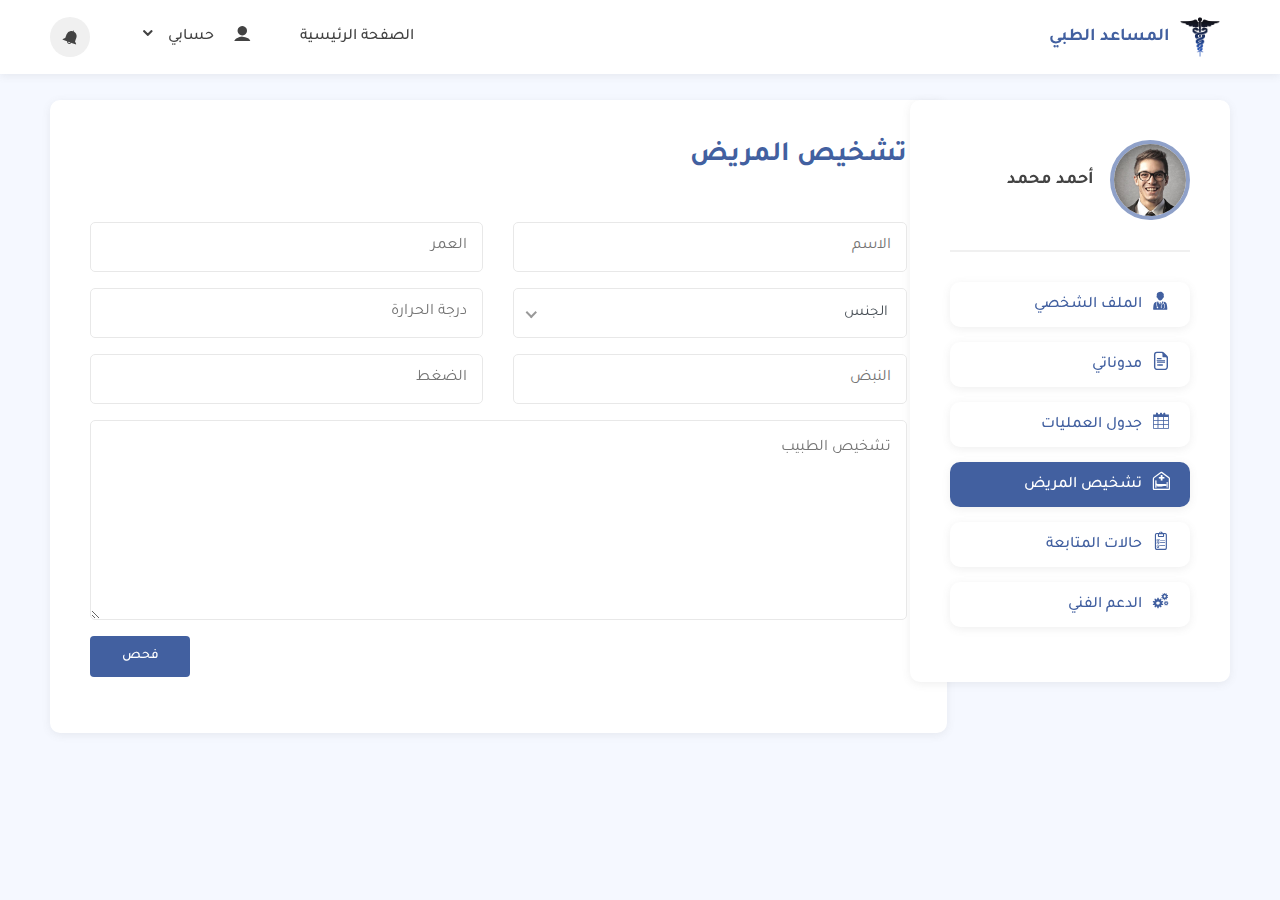
<file: html/patient.html>
<!doctype html>
<html lang="ar">

<head>
    <!-- Meta Tags -->
    <meta charset="utf-8">
    <meta http-equiv="X-UA-Compatible" content="IE=edge">
    <meta name="keywords" content="Site keywords here">
    <meta name="description" content="">
    <meta name='copyright' content=''>
    <meta name="viewport" content="width=device-width, initial-scale=1, shrink-to-fit=no">
    <!-- Title -->
    <title>المساعد الطبي</title>
    <!-- Favicon -->
    <link rel="icon" href="../img/logo.png">
    <!-- Google Fonts -->
    <link rel="preconnect" href="https://fonts.googleapis.com">
    <link rel="preconnect" href="https://fonts.gstatic.com" crossorigin>
    <link href="https://fonts.googleapis.com/css2?family=Tajawal:wght@400;500;700&display=swap" rel="stylesheet">
    <!-- Bootstrap CSS -->
    <link rel="stylesheet" href="../css/bootstrap.min.css">
    <link rel="stylesheet" href="../css/datepicker.css">
    <link rel="stylesheet" href="../css/nice-select.css">
    <link rel="stylesheet" href="../css/icofont.css">
    <link rel="stylesheet" href="../css/font-awesome.min.css">
    <!-- Medipro CSS -->
    <link rel="stylesheet" href="../css/style.css">
</head>

<body>
    <!-- Preloader -->
    <div class="preloader">
        <div class="loader">
            <div class="loader-outter"></div>
            <div class="loader-inner"></div>
            <div class="indicator">
                <svg width="16px" height="12px">
                    <polyline id="back" points="1 6 4 6 6 11 10 1 12 6 15 6"></polyline>
                    <polyline id="front" points="1 6 4 6 6 11 10 1 12 6 15 6"></polyline>
                </svg>
            </div>
        </div>
    </div>
    <!-- End Preloader -->
    <!-- Header Area -->
    <header class="header">
        <!-- Header Inner -->
        <div class="header-inner">
            <div class="logo d-flex align-items-center justify-content-start">
                <div class="logo-img">
                    <img src="../img/logo.png" alt="">
                </div>
                <p class="mb-0">
                    المساعد الطبي
                </p>
            </div>
            <div class="main-menu">
                <ul class="nav menu">
                    <li><a href="../index.html">الصفحة الرئيسية</a></li>
                    <li><a href="#"><i class="icofont-ui-user ml-3"></i> حسابي <i
                                class="icofont-rounded-down mr-2"></i></a>
                        <ul class="dropdown">
                            <li><a href="./home.html">الملف الشخصي</a></li>
                            <li><a href="./login/login.html">تسجيل الخروج</a></li>
                        </ul>
                    </li>

                    <li class="notification-list">
                        <a href="#"><i class="icofont-notification"></i></a>
                        <ul class="dropdown">
                            <p>لا توجد اشعارات</p>
                        </ul>
                    </li>
                </ul>
            </div>
        </div>
        <!--/ End Header Inner -->
    </header>
    <!-- End Header Area -->
    <!-- page content -->
    <div class="page-content">
        <!-- right side include menu for move between website pages -->
        <div class="right-side">
            <div class="avatar d-flex justify-content-start align-items-center">
                <div class="img ml-3">
                    <img src="../img/author2.jpg" alt="">
                </div>
                <div class="name">
                    <span>أحمد محمد</span>
                </div>
            </div>
            <div class="list">
                <ul>
                    <li><a href="./home.html"> <i class="icofont-doctor"></i>الملف الشخصي</a></li>
                    <li><a href="./blogs.html"><i class="icofont-file-alt"></i>مدوناتي</a></li>
                    <li><a href="./operations.html"><i class="icofont-calendar"></i>جدول العمليات</a></li>
                    <li><a href="./patient.html" class="active"><i class="icofont-patient-bed"></i>تشخيص المريض</a></li>
                    <li><a href="./follow-up.html"><i class="icofont-prescription"></i>حالات المتابعة</a></li>
                    <li><a href="./contact.html"><i class="icofont-gears"></i>الدعم الفني</a></li>
                </ul>
            </div>
        </div>
        <!-- left side include page content -->
        <div class="left-side">
            <!-- page header  -->
            <h3 class="title mb-5">تشخيص المريض</h3>
            <!-- patient diagnosis form -->
            <form class="form" method="post" action="">
                <div class="row">
                    <div class="col-lg-6">
                        <div class="form-group">
                            <input type="text" name="name" placeholder="الاسم " required="required">
                        </div>
                    </div>
                    <div class="col-lg-6">
                        <div class="form-group">
                            <input type="text" name="age" placeholder="العمر" required="required">
                        </div>
                    </div>
                    <div class="col-lg-6">
                        <div class="form-group">
                            <div class="nice-select form-control wide" tabindex="0"><span class="current">الجنس</span>
                                <ul class="list">
                                    <li data-value="1" class="option selected ">الجنس</li>
                                    <li data-value="2" class="option">ذكر</li>
                                    <li data-value="2" class="option">أنثى</li>
                                </ul>
                            </div>
                        </div>
                    </div>
                    <div class="col-lg-6">
                        <div class="form-group">
                            <input type="text" name="temperature" placeholder="درجة الحرارة" required="required">
                        </div>
                    </div>
                    <div class="col-lg-6">
                        <div class="form-group">
                            <input type="text" name="heart" placeholder="النبض" required="required">
                        </div>
                    </div>
                    <div class="col-lg-6">
                        <div class="form-group">
                            <input type="text" name="pressure" placeholder="الضغط" required="required">
                        </div>
                    </div>
                    <div class="col-12">
                        <div class="form-group">
                            <textarea placeholder="تشخيص الطبيب" required="required"></textarea>
                        </div>
                    </div>
                </div>
                <div class="form-group check-ai d-flex justify-content-end">
                    <button class="btn" type="submit">فحص</button>
                </div>
            </form>
            <!-- AI result -->
            <div class="result-of-check">
                <h5 class="title mb-4">نتائج الفحص الطبي</h5>
                <p>نوع المرض الذي يعاني منه المريض: <span>حصوات في الكلى</span></p>
                <p>هل يحتاج المريض إلى عملية؟ <span>لا</span></p>
                <p>الدواء المناسب للمريض: <span>بنسلين</span></p>
                <p>المشفى: <span>الشفاء</span></p>
                <p>موعد العملية المتوفر: <span>\\\\</span></p>
                <p>الساعة المحددة: <span>11 AM</span></p>
                <div class="form-group mt-4">
                    <button class="btn done" type="button" data-toggle="modal" data-target="#checkDone">تم</button>
                </div>
                <!-- Modal -->
                <div class="modal fade" id="checkDone" tabindex="-1" role="dialog" aria-labelledby="checkDoneTitle"
                    aria-hidden="true">
                    <div class="modal-dialog modal-dialog-centered" role="document">
                        <div class="modal-content">
                            <div class="modal-body my-4">
                                <div class="check-icon d-flex justify-content-center">
                                    <i class="icofont-check-circled"></i>
                                </div>
                                <h4>تم الفحص بنجاح </h4>
                            </div>
                            <div class="modal-footer d-flex justify-content-between">
                                <button type="button" class="btn btn-close" data-dismiss="modal"
                                    style="width: 47%">إغلاق</button>
                                <button type="button" class="btn print" style="width: 47%" data-dismiss="modal">طباعة
                                    الفحص</button>
                            </div>
                        </div>
                    </div>
                </div>
            </div>
        </div>
    </div>
    <!-- End page content  -->
    <!-- jquery Min JS -->
    <script src="../js/jquery.min.js"></script>
    <script src="../js/bootstrap.min.js"></script>
    <script src="../js/bootstrap-datepicker.js"></script>
    <script src="../js/niceselect.js"></script>
    <!-- Main JS -->
    <script src="../js/main.js"></script>
</body>

</html>
</file>
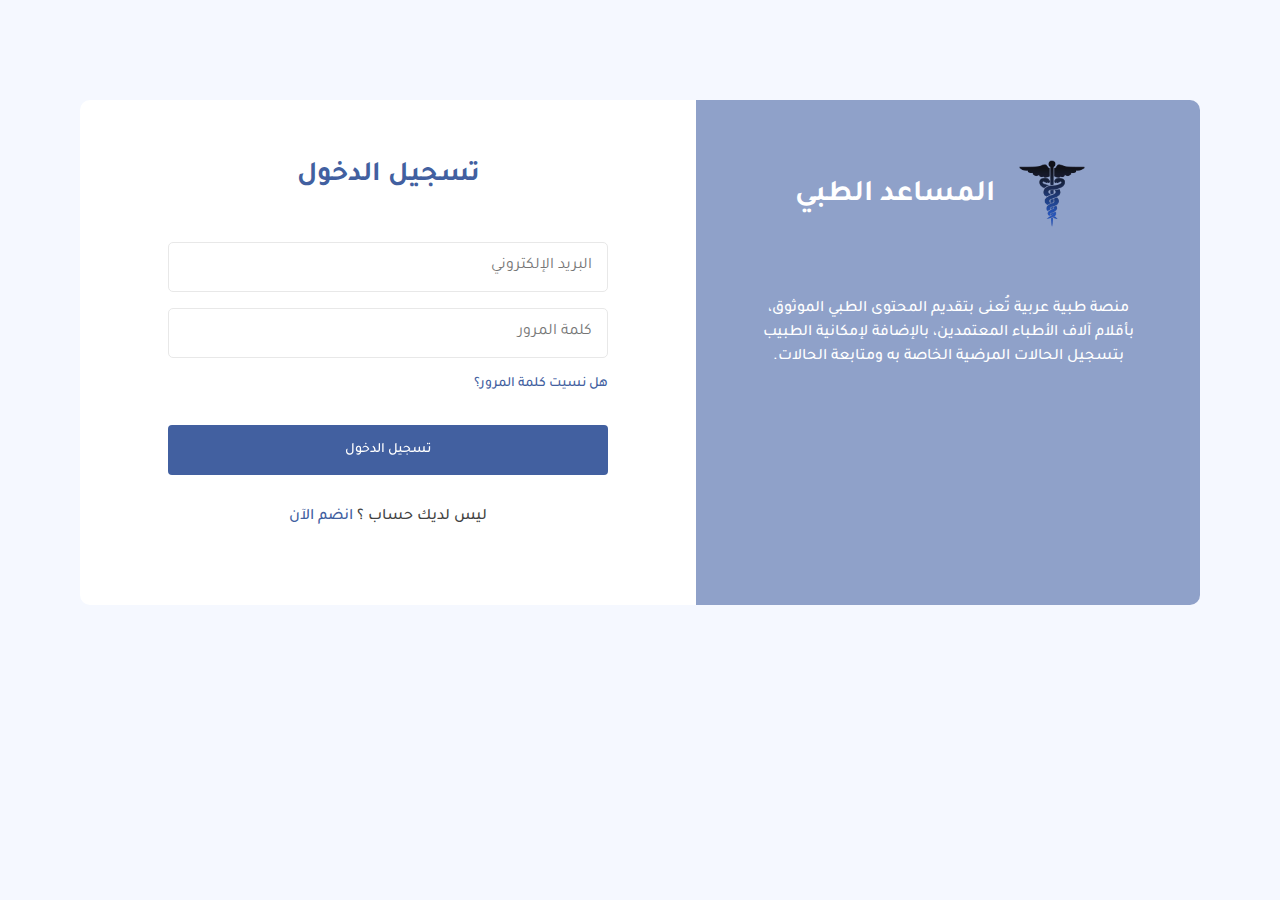
<file: html/login/login.html>
<!doctype html>
<html lang="ar">

<head>
    <!-- Meta Tags -->
    <meta charset="utf-8">
    <meta http-equiv="X-UA-Compatible" content="IE=edge">
    <meta name="keywords" content="Site keywords here">
    <meta name="description" content="">
    <meta name='copyright' content=''>
    <meta name="viewport" content="width=device-width, initial-scale=1, shrink-to-fit=no">
    <!-- Title -->
    <title>المساعد الطبي</title>
    <!-- Favicon -->
    <link rel="icon" href="../../img/logo.png">
    <!-- Google Fonts -->
    <link rel="preconnect" href="https://fonts.googleapis.com">
    <link rel="preconnect" href="https://fonts.gstatic.com" crossorigin>
    <link href="https://fonts.googleapis.com/css2?family=Tajawal:wght@400;500;700&display=swap" rel="stylesheet">
    <!-- Bootstrap CSS -->
    <link rel="stylesheet" href="../../css/bootstrap.min.css">
    <!-- Medipro CSS -->
    <link rel="stylesheet" href="../../css/style.css">
</head>

<body>
    <!-- Preloader -->
    <div class="preloader">
        <div class="loader">
            <div class="loader-outter"></div>
            <div class="loader-inner"></div>

            <div class="indicator">
                <svg width="16px" height="12px">
                    <polyline id="back" points="1 6 4 6 6 11 10 1 12 6 15 6"></polyline>
                    <polyline id="front" points="1 6 4 6 6 11 10 1 12 6 15 6"></polyline>
                </svg>
            </div>
        </div>
    </div>
    <!-- End Preloader -->

    <!-- login box -->
    <div class="content">
        <div class="d-flex justify-content-start">
            <!-- right side include information about website and logo -->
            <div class="blue-side-login">
                <p><img src="../../img/logo.png" alt="logo"> المساعد الطبي</p>
                <span>منصة طبية عربية تُعنى بتقديم المحتوى الطبي الموثوق، بأقلام آلاف الأطباء
                    المعتمدين، بالإضافة لإمكانية الطبيب بتسجيل الحالات المرضية الخاصة به ومتابعة الحالات.</span>
            </div>
            <!-- left side include login form -->
            <div class="white-side-login">
                <h3 class="title mb-5">تسجيل الدخول</h3>
                <form class="form" style="max-width: 440px; margin: auto;" method="post" action="">
                    <div class="form-group">
                        <input type="email" name="email" placeholder="البريد الإلكتروني" required="required">
                    </div>
                    <div class="form-group">
                        <input type="password" name="password" placeholder="كلمة المرور" required="required">
                    </div>
                    <p style="text-align: right; font-size: 14px;"><a href="../html/register.html">هل نسيت كلمة المرور؟
                        </a></p>
                    <div class="form-group login-btn">
                        <button class="btn" type="submit">تسجيل الدخول</button>
                    </div>
                </form>
                <p>ليس لديك حساب ؟ <a href="../login/register.html">انضم الآن</a></p>
            </div>
        </div>
    </div>
    <!-- End login box -->
    <!-- jquery Min JS -->
    <script src="../../js/jquery.min.js"></script>
    <script src="../../js/bootstrap.min.js"></script>
    <!-- Main JS -->
    <script src="../../js/main.js"></script>
</body>

</html>
</file>
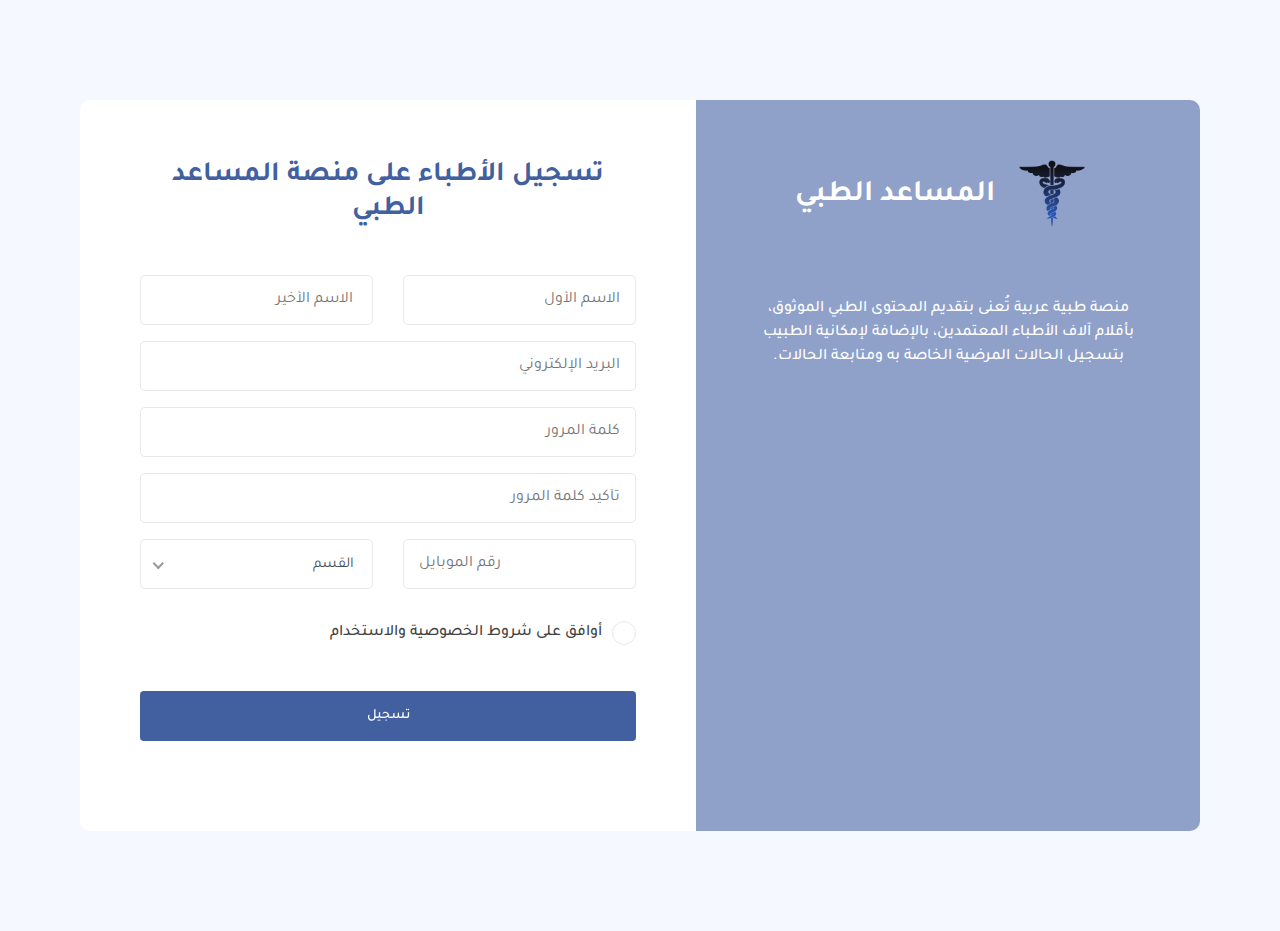
<file: html/login/register.html>
<!doctype html>
<html lang="ar">

<head>
    <!-- Meta Tags -->
    <meta charset="utf-8">
    <meta http-equiv="X-UA-Compatible" content="IE=edge">
    <meta name="keywords" content="Site keywords here">
    <meta name="description" content="">
    <meta name='copyright' content=''>
    <meta name="viewport" content="width=device-width, initial-scale=1, shrink-to-fit=no">
    <!-- Title -->
    <title>المساعد الطبي</title>
    <!-- Favicon -->
    <link rel="icon" href="../../img/logo.png">
    <!-- Google Fonts -->
    <link rel="preconnect" href="https://fonts.googleapis.com">
    <link rel="preconnect" href="https://fonts.gstatic.com" crossorigin>
    <link href="https://fonts.googleapis.com/css2?family=Tajawal:wght@400;500;700&display=swap" rel="stylesheet">
    <!-- Bootstrap CSS -->
    <link rel="stylesheet" href="../../css/bootstrap.min.css">
    <link rel="stylesheet" href="../../css/nice-select.css">
    <!-- Medipro CSS -->
    <link rel="stylesheet" href="../../css/style.css">
</head>

<body>
    <!-- Preloader -->
    <div class="preloader">
        <div class="loader">
            <div class="loader-outter"></div>
            <div class="loader-inner"></div>
            <div class="indicator">
                <svg width="16px" height="12px">
                    <polyline id="back" points="1 6 4 6 6 11 10 1 12 6 15 6"></polyline>
                    <polyline id="front" points="1 6 4 6 6 11 10 1 12 6 15 6"></polyline>
                </svg>
            </div>
        </div>
    </div>
    <!-- End Preloader -->

    <!-- login box -->
    <div class="content">
        <div class="d-flex justify-content-start">
            <!-- right side include information about website and logo -->
            <div class="blue-side-login">
                <p><img src="../../img/logo.png" alt="logo"> المساعد الطبي</p>
                <span>منصة طبية عربية تُعنى بتقديم المحتوى الطبي الموثوق، بأقلام آلاف الأطباء
                    المعتمدين، بالإضافة لإمكانية الطبيب بتسجيل الحالات المرضية الخاصة به ومتابعة الحالات.</span>
            </div>
            <!-- left side include register form -->
            <div class="white-side-login">
                <h3 class="title mb-5">تسجيل الأطباء على منصة المساعد الطبي</h3>
                <form class="form" method="post" action="">
                    <div class="row">
                        <div class="col-lg-6">
                            <div class="form-group">
                                <input type="text" name="first-name" placeholder="الاسم الأول "
                                    required="required">
                            </div>
                        </div>
                        <div class="col-lg-6">
                            <div class="form-group">
                                <input type="text" name="last-name" placeholder=" الاسم الأخير "
                                    required="required">
                            </div>
                        </div>
                        <div class="col-12">
                            <div class="form-group">
                                <input type="email" name="email" placeholder="البريد الإلكتروني" required="required">
                            </div>
                        </div>
                        <div class="col-12">
                            <div class="form-group">
                                <input type="password" name="password" placeholder="كلمة المرور" required="required">
                            </div>
                        </div>
                        <div class="col-12">
                            <div class="form-group">
                                <input type="password" name="password" placeholder="تأكيد كلمة المرور" required="required">
                            </div>
                        </div>
                        <div class="col-lg-6">
                            <div class="form-group">
                                <input type="tel" name="tel" placeholder="رقم الموبايل" pattern="" required="required">
                            </div>
                        </div>
                        <div class="col-lg-6">
                            <div class="form-group">
                                <div class="nice-select form-control wide" tabindex="0"><span
                                        class="current">القسم</span>
                                    <ul class="list">
                                        <li data-value="1" class="option selected ">القسم</li>
                                        <li data-value="2" class="option">الأنف والاذن والحنجرة</li>
                                        <li data-value="3" class="option">الجلدية والتناسلية</li>
                                        <li data-value="4" class="option">الطب النفسي</li>
                                        <li data-value="4" class="option">الغدد الصماء</li>
                                        <li data-value="4" class="option">القلب والاوعية الدموية</li>
                                        <li data-value="4" class="option">الكلى</li>
                                        <li data-value="4" class="option">الجهاز الهضمي والكبد</li>
                                    </ul>
                                </div>
                            </div>
                        </div>
                        <div class="col-12 d-flex mt-3">
                            <div style="position: relative; margin-left: 10px;">
                                <div class="cbx">
                                    <input id="cbx" type="checkbox" />
                                    <label for="cbx"></label>
                                    <svg width="15" height="14" viewbox="0 0 15 14" fill="none">
                                        <path d="M2 8.36364L6.23077 12L13 2"></path>
                                    </svg>
                                </div>
                            </div>
                            <p>أوافق على شروط الخصوصية والاستخدام</p>
                        </div>

                    </div>
                    <div class="form-group login-btn">
                        <button class="btn login" type="submit">تسجيل</button>
                    </div>
                </form>   
            </div>
        </div>
    </div>
    <!-- End login box -->
    <!-- jquery Min JS -->
    <script src="../../js/jquery.min.js"></script>
    <script src="../../js/bootstrap.min.js"></script>
    <script src="../../js/niceselect.js"></script>
    <!-- Main JS -->
    <script src="../../js/main.js"></script>
</body>

</html>
</file>
<file: css/style.css>
/*=============================
	Global CSS 
===============================*/
body {
  font-family: 'Tajawal', sans-serif;
  font-size: 16px;
  font-weight: 500;
  padding: 0;
  margin: 0;
  position: relative;
  width: 100%;
  overflow-x: hidden;
  direction: rtl;
  text-align: right;
  background-color: #f5f8ff;
  color: var(--gray-color);
}

* {
  box-sizing: border-box;
}

:root {
  --main-color: #4260a0;
  --fromMain-color: #8fa1c9;
  --white-color: #fff;
  --black-color: #000;
  --seconde-color: #0053ff;
  --gray-color: #434343;
  --border-color: #f0f0f0;
  --red-color: #f43a3a;
}

.btn {
  color: var(--white-color);
  padding: 10px 25px;
  min-width: 100px;
  font-size: 14px;
  font-weight: 500;
  background: var(--main-color);
  -webkit-transition: all 0.4s ease;
  -moz-transition: all 0.4s ease;
  transition: all 0.4s ease;
  -webkit-transform: perspective(1px) translateZ(0);
  transform: perspective(1px) translateZ(0);
  border: none;
  border-radius: 4px;
}

.btn:hover {
  color: var(--white-color);
}

.btn:before {
  content: "";
  position: absolute;
  z-index: -1;
  top: 0;
  bottom: 0;
  left: 0;
  right: 0;
  background: var(--gray-color);
  -webkit-transform: scaleX(0);
  transform: scaleX(0);
  -webkit-transform-origin: 50%;
  transform-origin: 50%;
  -webkit-transition: all 0.4s ease;
  -moz-transition: all 0.4s ease;
  transition: all 0.4s ease;
  border-radius: 4px;
}

.btn:hover:before {
  -webkit-transform: scaleX(1);
  transform: scaleX(1);
}

.btn-close {
  background-color: var(--border-color);
  color: var(--black-color);
}

.btn-close:before {
  content: "";
  position: absolute;
  z-index: -1;
  top: 0;
  bottom: 0;
  left: 0;
  right: 0;
  background: var(--red-color);
  -webkit-transform: scaleX(0);
  transform: scaleX(0);
  -webkit-transform-origin: 50%;
  transform-origin: 50%;
  -webkit-transition: all 0.4s ease;
  -moz-transition: all 0.4s ease;
  transition: all 0.4s ease;
  border-radius: 4px;
}

.btn-close:hover:before {
  -webkit-transform: scaleX(1);
  transform: scaleX(1);
}

a,
a:hover {
  text-decoration: none;
  color: var(--main-color);
}

a:hover {
  color: var(--fromMain-color);
}

.title {
  font-weight: 700;
  color: var(--main-color);
}

textarea {
  height: 200px !important;
}

input,
textarea {
  border: 1px solid #e8e8e8 !important;
  display: block;
  margin: auto;
  padding: 15px;
  height: 50px;
  width: 100%;
  border-radius: 5px;
  color: #828482;
}

input[type="checkbox"] {
  -webkit-appearance: none;
  -moz-appearance: none;
  appearance: none;
  -webkit-tap-highlight-color: transparent;
  cursor: pointer;
  margin: 0;
}

input[type="checkbox"]:focus {
  outline: 0;
}

ul {
  list-style: none;
  padding: 0;
  margin: 0;
}

.cbx {
  width: 24px;
  height: 24px;
}

.cbx input {
  width: 24px;
  height: 24px;
  border: 2px solid #bfbfc0;
  border-radius: 50%;
}

.cbx label {
  width: 24px;
  height: 24px;
  background: none;
  border-radius: 50%;
  position: absolute;
  top: 0;
  left: 0;
  -webkit-filter: url("#goo");
  filter: url("#goo");
  transform: trasnlate3d(0, 0, 0);
  pointer-events: none;
}

.cbx svg {
  position: absolute;
  top: 5px;
  left: 4px;
  z-index: 1;
  pointer-events: none;
}

.cbx svg path {
  stroke: #fff;
  stroke-width: 3;
  stroke-linecap: round;
  stroke-linejoin: round;
  stroke-dasharray: 19;
  stroke-dashoffset: 19;
  transition: stroke-dashoffset 0.3s ease;
  transition-delay: 0.2s;
}

.cbx input:checked+label {
  animation: splash 0.6s ease forwards;
}

.cbx input:checked+label+svg path {
  stroke-dashoffset: 0;
}

@-moz-keyframes splash {
  40% {
    background: var(--main-color);
    box-shadow: 0 -18px 0 -8px var(--fromMain-color), 16px -8px 0 -8px var(--fromMain-color), 16px 8px 0 -8px var(--fromMain-color), 0 18px 0 -8px var(--fromMain-color), -16px 8px 0 -8px var(--fromMain-color), -16px -8px 0 -8px var(--fromMain-color);
  }

  100% {
    background: var(--fromMain-color);
    box-shadow: 0 -36px 0 -10px transparent, 32px -16px 0 -10px transparent, 32px 16px 0 -10px transparent, 0 36px 0 -10px transparent, -32px 16px 0 -10px transparent, -32px -16px 0 -10px transparent;
  }
}

@-webkit-keyframes splash {
  40% {
    background: var(--fromMain-color);
    box-shadow: 0 -18px 0 -8px var(--fromMain-color), 16px -8px 0 -8px var(--fromMain-color), 16px 8px 0 -8px var(--fromMain-color), 0 18px 0 -8px var(--fromMain-color), -16px 8px 0 -8px var(--fromMain-color), -16px -8px 0 -8px var(--fromMain-color);
  }

  100% {
    background: var(--fromMain-color);
    box-shadow: 0 -36px 0 -10px transparent, 32px -16px 0 -10px transparent, 32px 16px 0 -10px transparent, 0 36px 0 -10px transparent, -32px 16px 0 -10px transparent, -32px -16px 0 -10px transparent;
  }
}

@-o-keyframes splash {
  40% {
    background: var(--fromMain-color);
    box-shadow: 0 -18px 0 -8px var(--fromMain-color), 16px -8px 0 -8px var(--fromMain-color), 16px 8px 0 -8px var(--fromMain-color), 0 18px 0 -8px var(--fromMain-color), -16px 8px 0 -8px var(--fromMain-color), -16px -8px 0 -8px var(--fromMain-color);
  }

  100% {
    background: var(--fromMain-color);
    box-shadow: 0 -36px 0 -10px transparent, 32px -16px 0 -10px transparent, 32px 16px 0 -10px transparent, 0 36px 0 -10px transparent, -32px 16px 0 -10px transparent, -32px -16px 0 -10px transparent;
  }
}

@keyframes splash {
  40% {
    background: var(--fromMain-color);
    box-shadow: 0 -18px 0 -8px var(--fromMain-color), 16px -8px 0 -8px var(--fromMain-color), 16px 8px 0 -8px var(--fromMain-color), 0 18px 0 -8px var(--fromMain-color), -16px 8px 0 -8px var(--fromMain-color), -16px -8px 0 -8px var(--fromMain-color);
  }

  100% {
    background: var(--fromMain-color);
    box-shadow: 0 -36px 0 -10px transparent, 32px -16px 0 -10px transparent, 32px 16px 0 -10px transparent, 0 36px 0 -10px transparent, -32px 16px 0 -10px transparent, -32px -16px 0 -10px transparent;
  }
}

.modal-footer,
.modal-header {
  border: none;
}

.modal-header {
  justify-content: center;
  padding-top: 30px;
}

.modal-header h5 {
  font-weight: 600;
  color: var(--gray-color);
}

.modal-body {
  padding: 20px 40px;
  text-align: center;
}

.modal-footer {
  padding: 0 40px 30px;
}

.modal-header .close {
  margin: 0;
  margin-right: auto;
}

.check-icon i {
  color: var(--main-color);
  font-size: 110px;
}

.artical-footer {
  padding: 10px 30px;
  border-top: 1px solid var(--border-color);
}

.artical-footer .time {
  color: #969696;
}

.artical-footer .time i {
  margin-left: 10px;
}

/*===================
	Start Header CSS 
=====================*/
.header {
  background-color: var(--white-color);
  padding: 0 50px;
  box-shadow: rgb(99 99 99 / 10%) 0px 2px 8px 0px;
  position: fixed;
  width: 100%;
  z-index: 2222;
}

.header .header-inner {
  display: flex;
  justify-content: space-between;
  align-items: center;
}

.header .header-inner .logo .logo-img img {
  width: 60px;
}

.header .header-inner .logo p {
  font-size: 18px;
  color: var(--main-color);
  font-weight: 600;
}

.header .header-inner .main-menu .nav {
  display: flex;
  justify-content: end;
  align-items: center;
  gap: 50px;
}

.header .header-inner .main-menu .nav>li {
  position: relative;
  padding: 17px 0;
  height: 74px;
  display: flex;
  align-items: center;
}

.header .header-inner .main-menu .nav>li a {
  color: var(--gray-color);
}

.header .header-inner .main-menu .nav>li:hover a {
  color: var(--main-color);
}

.header .header-inner .main-menu .nav>li .dropdown {
  background: #fff;
  width: 220px;
  left: 0;
  top: 74px;
  position: absolute;
  border-radius: 10px;
  overflow: hidden;
  display: none;
}

.header .header-inner .main-menu .nav>li:hover .dropdown {
  display: block;
}

.header .header-inner .main-menu .nav>li .dropdown li a {
  display: block;
  padding: 10px 25px;
  color: var(--gray-color);
}

.header .header-inner .main-menu .nav>li .dropdown li a:hover {
  background-color: #f6f6f6;
  color: var(--main-color);
}

.header .header-inner .main-menu .nav>li.notification-list {
  cursor: pointer;
}

.header .header-inner .main-menu .nav>li.notification-list a {
  width: 40px;
  height: 40px;
  background-color: var(--border-color);
  border-radius: 50%;
  display: flex;
  align-items: center;
  justify-content: center;
}

.header .header-inner .main-menu .nav>li.notification-list:hover a {
  color: var(--main-color);
}

.header .header-inner .main-menu .nav>li.notification-list .dropdown {
  padding: 10px 25px;
  height: 200px;
  top: 74px;
}

.header .header-inner .main-menu .nav>li.notification-list .dropdown p {
  color: var(--gray-color);
  text-align: center;
}

.show {
  display: block;
}

/*=========================
	End Header CSS
===========================*/
/*=============================
	End Global CSS 
===============================*/

/*================================================
Preloader Area CSS
=================================================*/
.preloader {
  position: fixed;
  left: 0;
  width: 0;
  height: 100%;
  width: 100%;
  text-align: center;
  z-index: 9999999;
  -webkit-transition: .9s;
  transition: .9s;
}

.preloader .loader {
  position: absolute;
  width: 80px;
  height: 80px;
  border-radius: 50%;
  display: inline-block;
  left: 0;
  right: 0;
  margin: 0 auto;
  top: 45%;
  -webkit-transform: translateY(-45%);
  transform: translateY(-45%);
  -webkit-transition: 0.5s;
  transition: 0.5s;
}

.preloader .loader .loader-outter {
  position: absolute;
  border: 4px solid var(--white-color);
  border-left-color: transparent;
  border-bottom: 0;
  width: 100%;
  height: 100%;
  border-radius: 50%;
  -webkit-animation: loader-outter 1s cubic-bezier(0.42, 0.61, 0.58, 0.41) infinite;
  animation: loader-outter 1s cubic-bezier(0.42, 0.61, 0.58, 0.41) infinite;
}

.preloader .loader .loader-inner {
  position: absolute;
  border: 4px solid var(--white-color);
  border-radius: 50%;
  width: 60px;
  height: 60px;
  left: calc(40% - 21px);
  top: calc(40% - 21px);
  border-right: 0;
  border-top-color: transparent;
  -webkit-animation: loader-inner 1s cubic-bezier(0.42, 0.61, 0.58, 0.41) infinite;
  animation: loader-inner 1s cubic-bezier(0.42, 0.61, 0.58, 0.41) infinite;
}

.preloader .loader .indicator {
  position: absolute;
  right: 0;
  left: 0;
  top: 50%;
  -webkit-transform: translateY(-50%) scale(1.5);
  transform: translateY(-50%) scale(1.5);
}

.preloader .loader .indicator svg polyline {
  fill: none;
  stroke-width: 2;
  stroke-linecap: round;
  stroke-linejoin: round;
}

.preloader .loader .indicator svg polyline#back {
  stroke: var(--white-color);
}

.preloader .loader .indicator svg polyline#front {
  stroke: var(--main-color);
  stroke-dasharray: 12, 36;
  stroke-dashoffset: 48;
  -webkit-animation: dash 1s linear infinite;
  animation: dash 1s linear infinite;
}

.preloader::before,
.preloader::after {
  content: '';
  position: absolute;
  left: 0;
  top: 0;
  height: 100%;
  width: 60%;
  z-index: -1;
  background: var(--main-color);
  -webkit-transition: .9s;
  transition: .9s;
}

.preloader::after {
  left: auto;
  right: 0;
}

.preloader.preloader-deactivate {
  visibility: hidden;
}

.preloader.preloader-deactivate::after,
.preloader.preloader-deactivate::before {
  width: 0;
}

.preloader.preloader-deactivate .loader {
  opacity: 0;
  visibility: hidden;
}

@-webkit-keyframes loader-outter {
  0% {
    -webkit-transform: rotate(0deg);
    transform: rotate(0deg);
  }

  100% {
    -webkit-transform: rotate(360deg);
    transform: rotate(360deg);
  }
}

@keyframes loader-outter {
  0% {
    -webkit-transform: rotate(0deg);
    transform: rotate(0deg);
  }

  100% {
    -webkit-transform: rotate(360deg);
    transform: rotate(360deg);
  }
}

@-webkit-keyframes loader-inner {
  0% {
    -webkit-transform: rotate(0deg);
    transform: rotate(0deg);
  }

  100% {
    -webkit-transform: rotate(-360deg);
    transform: rotate(-360deg);
  }
}

@keyframes loader-inner {
  0% {
    -webkit-transform: rotate(0deg);
    transform: rotate(0deg);
  }

  100% {
    -webkit-transform: rotate(-360deg);
    transform: rotate(-360deg);
  }
}

@-webkit-keyframes dash {
  62.5% {
    opacity: 0;
  }

  to {
    stroke-dashoffset: 0;
  }
}

@keyframes dash {
  62.5% {
    opacity: 0;
  }

  to {
    stroke-dashoffset: 0;
  }
}

/*================================================
login page CSS
=================================================*/
.content {
  min-height: 700px;
  padding: 100px 80px;
}

.blue-side-login {
  width: 45%;
  background-color: var(--fromMain-color);
  color: var(--white-color);
  border-radius: 0 10px 10px 0;
  padding: 60px;
  text-align: center;
}

.blue-side-login p {
  font-weight: 700;
  font-size: 30px;
}

.blue-side-login p img {
  width: 100px;
}

.blue-side-login span {
  margin-top: 70px;
  display: block;
}

.white-side-login {
  width: 55%;
  background-color: var(--white-color);
  padding: 60px;
  text-align: center;
  border-radius: 10px 0 0 10px;
}

.white-side-login .login-btn {
  margin: 30px 0;
}

.white-side-login .login-btn .btn {
  margin: auto;
  padding: 15px;
  height: 50px;
  width: 100%;
}

/*================================================
 page CSS
=================================================*/
.page-content {
  padding: 50px;
  padding-top: 100px;
}

.page-content .right-side {
  width: 320px;
  position: fixed;
  background-color: var(--white-color);
  border-radius: 10px;
  padding: 40px;
  box-shadow: rgba(99, 99, 99, 0.1) 0px 2px 8px 0px;
}

.page-content .right-side .avatar {
  padding-bottom: 30px;
  margin-bottom: 30px;
  border-bottom: 2px solid var(--border-color);
}

.page-content .right-side .avatar .img {
  width: 80px;
  height: 80px;
  border-radius: 50%;
  overflow: hidden;
  border: 4px solid var(--fromMain-color);
}

.page-content .right-side .avatar .img img {
  width: 100%;
}

.page-content .right-side .avatar .name span {
  font-weight: 700;
  font-size: 18px;
}

.page-content .right-side .list ul li a {
  display: block;
  padding: 10px 20px;
  border-radius: 10px;
  margin-bottom: 15px;
  box-shadow: rgba(99, 99, 99, 0.1) 0px 2px 8px 0px;
  transition: 0.5s;
}

.page-content .right-side .list ul li a i {
  font-size: 18px;
  color: var(--main-color);
  margin-left: 10px;
}

.page-content .right-side .list ul li a.active,
.page-content .right-side .list ul li a:hover {
  color: var(--white-color);
  background-color: var(--main-color);
}

.page-content .right-side .list ul li a.active i,
.page-content .right-side .list ul li a:hover i {
  color: var(--white-color);
}

.page-content .left-side {
  width: 76%;
  margin-right: auto;
  /* overflow: hidden; */
  background-color: var(--white-color);
  border-radius: 10px;
  padding: 40px;
  box-shadow: rgba(99, 99, 99, 0.1) 0px 2px 8px 0px;
}

/*================================================
table in operations page
=================================================*/
thead tr th:last-child {
  border-top-left-radius: 10px;
}

thead tr th:first-child {
  border-top-right-radius: 10px;
}

tbody tr:last-child th {
  border-bottom-right-radius: 10px;
}

tbody tr:last-child td:last-child {
  border-bottom-left-radius: 10px;
}

.operation-table .table thead {
  border-radius: 10px 10px 0 0;
}

.operation-table .table thead th {
  border: none;
  background-color: var(--fromMain-color);
  color: var(--white-color);
}

.table-striped tbody tr:nth-of-type(odd) {
  background-color: #f0f0f085;
}

/*================================================
patient page css
=================================================*/
.result-of-check {
  display: none;
}

.result-of-check p span {
  color: var(--fromMain-color);
  font-weight: 600;
  text-decoration: underline;
}

/*================================================
follow up page css
=================================================*/
.patient-cases .card {
  margin-bottom: 20px;
  border-radius: 10px;
}

.card-header {
  background-color: transparent;
  cursor: pointer;
  border-bottom: none;
}

.card-header h5 {
  position: relative;
}

.card-header h5 .edit-icon {
  position: absolute;
  left: 0;
  top: 0;
  height: 100%;
  display: flex;
  align-items: center;
}

.card-header h5 .edit-icon i {
  font-size: 20px;
  color: #828482;
}

.card-header h5 .edit-icon i:hover {
  color: var(--main-color);
}

.card-header h5 p {
  height: 50px;
  display: flex;
  align-items: center;
  justify-content: start;
}

.card-header h5 p span {
  color: var(--main-color);
  font-weight: 600;
}

.card-body p {
  font-size: 17px;
}

.card-body p span {
  font-weight: 600;
  color: var(--fromMain-color);
}

/*================================================
case page css
=================================================*/
.left-side .header-page {
  text-align: center;
  position: relative;
}

.left-side .header-page i {
  position: absolute;
  right: 0;
  top: 0;
  font-size: 30px;
  color: var(--fromMain-color);
  margin-top: 12px;
}

.left-side .page-content .header-page i:hover {
  color: var(--main-color);
}

/*================================================
profile page css
=================================================*/
.page-content .profile {
  padding: 0;
}

.page-content .profile .profile-header {
  border-radius: 10px 10px 0 0;
  overflow: hidden;
}

.page-content .profile .profile-header .background {
  height: 200px;
  background: linear-gradient(-45deg, #4260a0, #4260a0c7, #5872ab94, #8c9ec57d)
}

.page-content .profile .profile-header .info {
  display: flex;
  align-items: center;
  justify-content: start;
  padding: 0 40px;
  margin-top: -75px;
  position: relative;
}

.page-content .profile .profile-header .info .img {
  width: 150px;
  height: 150px;
  border-radius: 50%;
  overflow: hidden;
  border: 4px solid var(--fromMain-color);
}

.page-content .profile .profile-header .info .img img {
  width: 100%;
}

.page-content .profile .profile-header .info .name-title h4 {
  font-weight: 500;
  color: var(--white-color);
}

.page-content .profile .profile-header .info .name-title h5 {
  font-weight: 500;
  color: var(--gray-color);
}

.page-content .profile .profile-header .info .edit-profile {
  position: absolute;
  bottom: 25px;
  left: 42px;
}

.page-content .profile .profile-header .info .edit-profile .btn {
  background-color: var(--border-color);
  color: var(--gray-color);
}

.page-content .profile .profile-header .info .edit-profile .btn:before {
  background-color: #d6d3d3;
}

.page-content .profile .profile-header .info .edit-profile .btn:hover:before {
  background-color: #d6d3d3;
}

.page-content .profile .profile-content {
  padding: 40px;
}

.page-content .profile .profile-content>div {
  padding: 20px;
  border: 1px solid var(--border-color);
  border-radius: 10px;
}

.page-content .profile .profile-content>div p {
  font-weight: 600;
  margin-bottom: 5px;
}

.page-content .profile .profile-content>div h5 {
  font-weight: 600;
  color: var(--fromMain-color);
}

.page-content .profile .profile-content>div .period {
  margin-left: 50px;
  color: #d6d3d3;
  font-style: italic;
}

/*===========================
	Start main page CSS
=============================*/
.main-page .header-page {
  display: flex;
  align-items: center;
  justify-content: space-between;
  padding-top: 100px;
  padding-bottom: 26px;
  background-color: var(--white-color);
}

.main-page .header-page .title {
  width: 30%;
  height: 500px;
  border-radius: 95px 0 0 95px;
  display: flex;
  align-items: center;
  justify-content: center;
  background-color: var(--fromMain-color);
  color: var(--white-color);
  font-size: 40px;
}

.main-page .header-page .img {
  width: 66%;
  height: 500px;
  border-radius: 0 95px 95px 0;
  background-image: url(../img/back.jpg);
  background-position: center;
  background-repeat: no-repeat;
  background-size: cover;
}

.main-page .section {
  padding: 50px;
}

.main-page .section .section-header p {
  color: var(--gray-color);
}

.main-page .section .section-header h3 {
  font-weight: 600;
  color: var(--main-color);
}

.main-page .articels .section-header {
  text-align: center;
}

.main-page .articels .artical-card {
  background-color: var(--white-color);
  border-radius: 10px;
  overflow: hidden;
}

.main-page .articels .artical-card .img {
  height: 200px;
  overflow: hidden;
  display: flex;
  align-items: center;
  justify-content: center;
}

.main-page .articels .artical-card .img img {
  width: 100%;
}

.main-page .articels .artical-card .artical-body {
  padding: 30px;
  height: 130px;
}

.main-page .articels .artical-card .artical-body h5 {
  font-weight: 600;
}

/* .main-page .articels .artical-card .artical-footer {
  padding: 10px 30px;
  border-top: 1px solid var(--border-color);
}

.main-page .articels .artical-card .artical-footer .time {
  color: #969696;
}

.main-page .articels .artical-card .artical-footer .time i {
  margin-left: 10px;
} */

.main-page .join {
  height: 400px;
  background-image: url(../img/call-doctor-background.webp);
  background-position: center;
  background-repeat: no-repeat;
  background-size: cover;
  padding: 0 50px;
}

.main-page .join .join-content {
  width: 60%;
  color: var(--white-color);
}

.main-page .join .join-content h2 {
  font-weight: 600;
  margin-bottom: 15px;
}

.main-page .join .join-content h3 {
  color: var(--fromMain-color);
  font-weight: 600;
  margin-bottom: 15px;
}

.main-page .join .join-content p {
  width: 87%;
  margin-bottom: 45px;
}

.main-page .join .join-content .btn {
  padding: 15px;
  width: 150px;
}

.main-page .join .img {
  width: 40%;
  margin-bottom: 36px;
}

.main-page .join .img img {
  width: 100%;
}

/*===========================
	Start blogs page CSS
=============================*/
.left-side-blogs {
  width: 76%;
  margin-right: auto;
  display: flex;
  align-items: start;
  justify-content: space-between;
  box-sizing: border-box;
}

.blogs {
  width: 67%;
}

.other-blogs {
  width: 30%;
}

.blogs .add-blog,
.other-blogs,
.blogs .my-blogs {
  padding: 20px;
  background-color: var(--white-color);
  border-radius: 10px;
}

.blogs .my-blogs a,
.other-blogs a {
  color: var(--gray-color);
  display: block;
  margin-bottom: 20px;
}

.blogs .my-blogs a:hover .blog,
.other-blogs a:hover .blog {
  box-shadow: rgba(99, 99, 99, 0.1) 0px 2px 8px 0px;
}

.blogs .my-blogs .blog,
.other-blogs .blog {
  border-radius: 10px;
  border: 1px solid var(--border-color);
  padding: 20px;
}

.blogs .my-blogs .blog .blog-header>div:first-child,
.other-blogs .blog .blog-header>div:first-child {
  width: 80%;
}

.blogs .my-blogs .blog .blog-header .img,
.other-blogs .blog .blog-header .img {
  width: 50px;
  height: 50px;
  border-radius: 50%;
  overflow: hidden;
  border: 2px solid var(--fromMain-color);
}

.blogs .my-blogs .blog .blog-header .img img,
.other-blogs .blog .blog-header .img img {
  width: 100%;
}

.blogs .my-blogs .blog .blog-header h5,
.other-blogs .blog .blog-header h5 {
  margin-bottom: 0;
  color: var(--main-color);
}

.blogs .my-blogs .blog .blog-header span,
.other-blogs .blog .blog-header span {
  color: #d6d3d3;
  font-size: 13px;
}

.blogs .my-blogs .blog .blog-header .list,
.other-blogs .blog .blog-header .list {
  width: 20%;
}

.blog .blog-body img {
  width: 70%;
  margin: 10px 0;
}

.blog .blog-body p {
  display: -webkit-box;
  -webkit-box-orient: vertical;
  -webkit-line-clamp: 3;
  overflow: hidden;
}

.file-upload {
  position: relative;
}

.file-upload input[type="file"] {
  position: absolute;
  left: 0;
  top: 0;
  opacity: 0;
  width: 100%;
  height: 100%;
  cursor: pointer;
}

.file-upload label {
  cursor: pointer;
  margin: 0;
  border: 1px solid #e8e8e8 !important;
  display: block;
  padding: 15px;
  height: 50px;
  width: 100%;
  border-radius: 5px;
  color: #828482;

}

.other-blogs>h5 {
  font-weight: 600;
  color: var(--main-color);
  margin-bottom: 25px
}
/*===========================
	edit profile page CSS
=============================*/
.edit-profile .form h5 {
  font-weight: 600;
  color: var(--fromMain-color);
  margin: 20px 0;
  display: flex;
  align-items: center;
  justify-content: space-between;
}

.edit-profile .form .add-icon {
  cursor: pointer;
}

/* Style for the container */
.edit-profile .form .profile-image-container {
  position: relative;
  width: 150px;
  height: 150px;
  border-radius: 50%;
  overflow: hidden;
}

/* Style for the image */
.edit-profile .form .profile-image-container img {
  width: 100%;
  height: 100%;
  object-fit: cover;
}

/* Style for the upload button */
.edit-profile .form #upload-button {
  position: absolute;
  display: flex;
  align-items: center;
  justify-content: center;
  font-size: 20px;
  width: 100%;
  bottom: 0;
  left: 50%;
  transform: translateX(-50%);
  background-color: #a2a2a2;
  color: var(--border-color);
  padding: 8px 16px;
  border-radius: 8px;
  margin: 0;
  cursor: pointer;
  transition: all 0.2s ease-in-out;
}

/* Hide the input element */
.edit-profile .form #file-upload {
  display: none;
}
</file>
<file: css/nice-select.css>
.nice-select {
    -webkit-tap-highlight-color: transparent;
    background-color: #fff;
    border-radius: 5px;
    border: solid 1px #e8e8e8;
    box-sizing: border-box;
    clear: both;
    cursor: pointer;
    display: block;
    float: right;
    font-family: inherit;
    font-size: 15px;
    font-weight: normal;
    height: 42px;
    line-height: 27px;
    outline: none;
    padding-right: 18px;
    padding-left: 30px;
    position: relative;
    text-align: right !important;
    -webkit-transition: all 0.2s ease-in-out;
    transition: all 0.2s ease-in-out;
    -webkit-user-select: none;
    -moz-user-select: none;
    -ms-user-select: none;
    user-select: none;
    white-space: nowrap;
    width: auto;
    margin-bottom: 16px;
    display: flex;
    align-items: center;
    height: 50px
}

.nice-select:hover {
    border-color: #4260a091;
}

.nice-select:active,
.nice-select.open,
.nice-select:focus {
    border-color: #999;
}

.nice-select:after {
    border-bottom: 2px solid #999;
    border-right: 2px solid #999;
    content: '';
    display: block;
    height: 8px;
    margin-top: -4px;
    pointer-events: none;
    position: absolute;
    left: 12px;
    top: 50%;
    -webkit-transform-origin: 66% 66%;
    -ms-transform-origin: 66% 66%;
    transform-origin: 66% 66%;
    -webkit-transform: rotate(45deg);
    -ms-transform: rotate(45deg);
    transform: rotate(45deg);
    -webkit-transition: all 0.15s ease-in-out;
    transition: all 0.15s ease-in-out;
    width: 8px;
}

.nice-select.open:after {
    -webkit-transform: rotate(-135deg);
    -ms-transform: rotate(-135deg);
    transform: rotate(-135deg);
}

.nice-select.open .list {
    opacity: 1;
    pointer-events: auto;
    -webkit-transform: scale(1) translateY(0);
    -ms-transform: scale(1) translateY(0);
    transform: scale(1) translateY(0);
}

.nice-select.disabled {
    border-color: #ededed;
    color: #999;
    pointer-events: none;
}

.nice-select.disabled:after {
    border-color: #cccccc;
}

.nice-select.wide {
    width: 100%;
}

.nice-select.wide .list {
    left: 0 !important;
    right: 0 !important;
}

.nice-select.right {
    float: left;
}

.nice-select.right .list {
    right: auto;
    left: 0;
}

.nice-select.small {
    font-size: 12px;
    height: 36px;
    line-height: 34px;
}

.nice-select.small:after {
    height: 4px;
    width: 4px;
}

.nice-select.small .option {
    line-height: 34px;
    min-height: 34px;
}

.nice-select .list {
    background-color: #fff;
    border-radius: 5px;
    box-shadow: 0 0 0 1px rgba(68, 68, 68, 0.11);
    box-sizing: border-box;
    margin-top: 4px;
    opacity: 0;
    overflow: hidden;
    padding: 0;
    pointer-events: none;
    position: absolute;
    top: 100%;
    right: 0;
    -webkit-transform-origin: 50% 0;
    -ms-transform-origin: 50% 0;
    transform-origin: 50% 0;
    -webkit-transform: scale(0.75) translateY(-21px);
    -ms-transform: scale(0.75) translateY(-21px);
    transform: scale(0.75) translateY(-21px);
    -webkit-transition: all 0.2s cubic-bezier(0.5, 0, 0, 1.25), opacity 0.15s ease-out;
    transition: all 0.2s cubic-bezier(0.5, 0, 0, 1.25), opacity 0.15s ease-out;
    z-index: 9;
}

.nice-select .list:hover .option:not(:hover) {
    background-color: transparent !important;
}

.nice-select .option {
    cursor: pointer;
    font-weight: 400;
    line-height: 40px;
    list-style: none;
    min-height: 40px;
    outline: none;
    padding-right: 18px;
    padding-left: 29px;
    text-align: right;
    -webkit-transition: all 0.2s;
    transition: all 0.2s;
}

.nice-select .option:hover {
    background-color: #4260a091;
    color: #fff;
}

.nice-select .option.selected {
    font-weight: bold;
}

.nice-select .option.disabled {
    background-color: transparent;
    color: #999;
    cursor: default;
}

.no-csspointerevents .nice-select .list {
    display: none;
}

.no-csspointerevents .nice-select.open .list {
    display: block;
}

.contact-form-wrapper .list {
    background: #2f3341 none repeat scroll 0 0;
    border-radius: 0;
}
</file>
<file: css/datepicker.css>
/*!
 * Datepicker for Bootstrap
 *
 */
.datepicker {
  top: 0;
  left: 0;
  padding: 4px;
  margin-top: 1px;
  -webkit-border-radius: 4px;
  -moz-border-radius: 4px;
  border-radius: 0;
  z-index: 2000000;
  /*.dow {
    border-top: 1px solid #ddd !important;
  }*/

}
.datepicker:before {
  content: '';
  display: inline-block;
  border-left: 7px solid transparent;
  border-right: 7px solid transparent;
  border-bottom: 7px solid #ccc;
  border-bottom-color: rgba(0, 0, 0, 0.2);
  position: absolute;
  top: -7px;
  left: 6px;
}
.datepicker:after {
  content: '';
  display: inline-block;
  border-left: 6px solid transparent;
  border-right: 6px solid transparent;
  border-bottom: 6px solid #ffffff;
  position: absolute;
  top: -6px;
  left: 7px;
}
.datepicker > div {
  display: none;
}
.datepicker table {
  width: 100%;
  margin: 0;
}
.datepicker td, .datepicker th {
	text-align: center;
	padding: 5px 9px;
	font-size: 13px;
	font-weight: 400;
}
.datepicker td.day:hover {
  background: #4260a091;
  cursor: pointer;
  color:#fff;
}
.datepicker td.day.disabled {
  color: #eeeeee;
}
.datepicker td.old,
.datepicker td.new {
  color: #999999;
}
.datepicker td.active,
.datepicker td.active:hover {
  color: #ffffff;
  background-color: #4260a091;
  color: #fff;
  text-shadow: 0 -1px 0 rgba(0, 0, 0, 0.25);
}
.datepicker td.active:hover,
.datepicker td.active:hover:hover,
.datepicker td.active:focus,
.datepicker td.active:hover:focus,
.datepicker td.active:active,
.datepicker td.active:hover:active,
.datepicker td.active.active,
.datepicker td.active:hover.active,
.datepicker td.active.disabled,
.datepicker td.active:hover.disabled,
.datepicker td.active[disabled],
.datepicker td.active:hover[disabled] {
  color: #ffffff;
  background-color: #4260a091;
  *background-color: #4260a091;
}
.datepicker td.active:active,
.datepicker td.active:hover:active,
.datepicker td.active.active,
.datepicker td.active:hover.active {
  background-color: #4260a091 \9;
}
.datepicker td span {
  display: block;
  width: 47px;
  height: 54px;
  line-height: 54px;
  float: left;
  margin: 2px;
  cursor: pointer;
  -webkit-border-radius: 4px;
  -moz-border-radius: 4px;
  border-radius: 4px;
}
.datepicker td span:hover {
  background: #4260a0;
}
.datepicker td span.active {
  color: #ffffff;
  background-color: #4260a091;
  color: #fff;
  text-shadow: 0 -1px 0 rgba(0, 0, 0, 0.25);
}
.datepicker td span.active:hover,
.datepicker td span.active:focus,
.datepicker td span.active:active,
.datepicker td span.active.active,
.datepicker td span.active.disabled,
.datepicker td span.active[disabled] {
  color: #ffffff;
  background-color: #4260a091;
  *background-color: #4260a091;
}
.datepicker td span.active:active,
.datepicker td span.active.active {
  background-color: #4260a091 \9;
}
.datepicker td span.old {
  color: #999999;
}
.datepicker th.switch {
  width: 145px;
}
.datepicker th.next,
.datepicker th.prev {
  font-size: 21px;
}
.datepicker thead tr:first-child th {
  cursor: pointer;
}
.datepicker thead tr:first-child th:hover {
  background: #4260a091;
  color:#fff;
}
.input-append.date .add-on i,
.input-prepend.date .add-on i {
  display: block;
  cursor: pointer;
  width: 16px;
  height: 16px;
}
</file>
